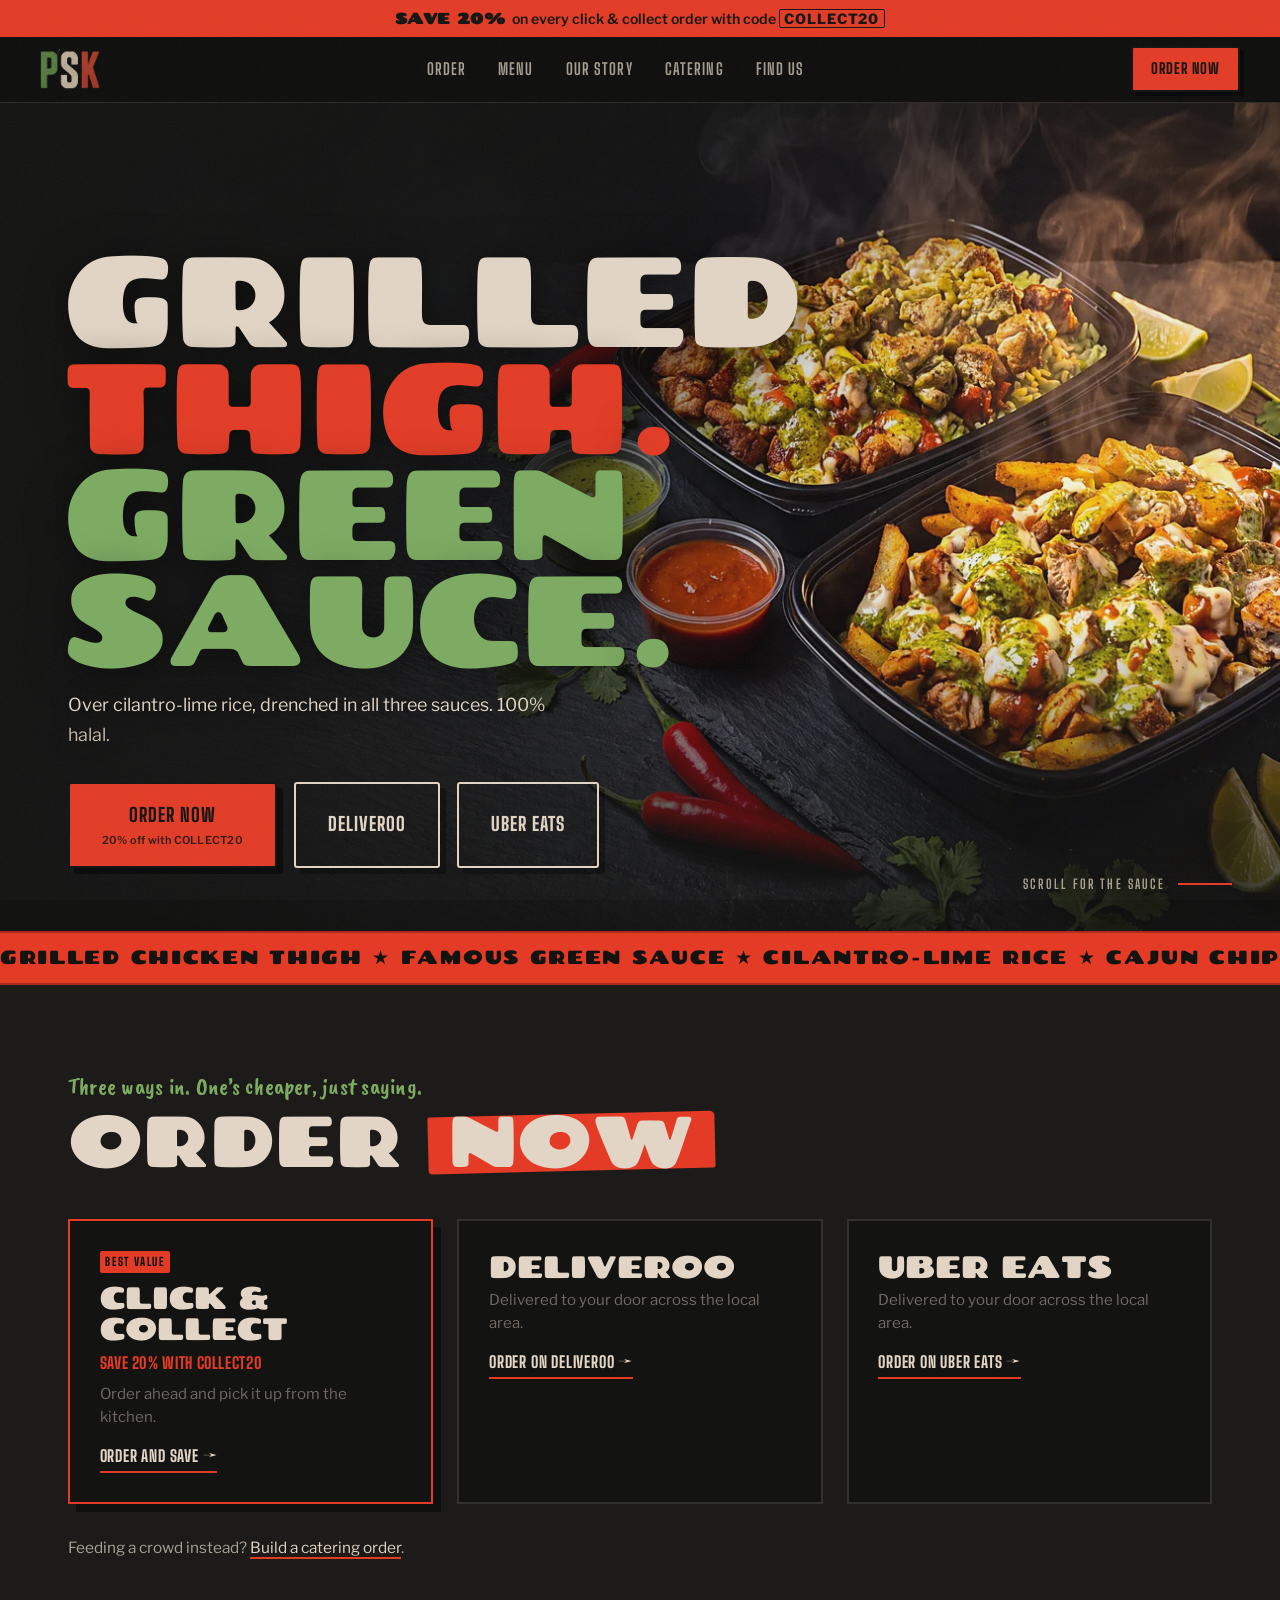
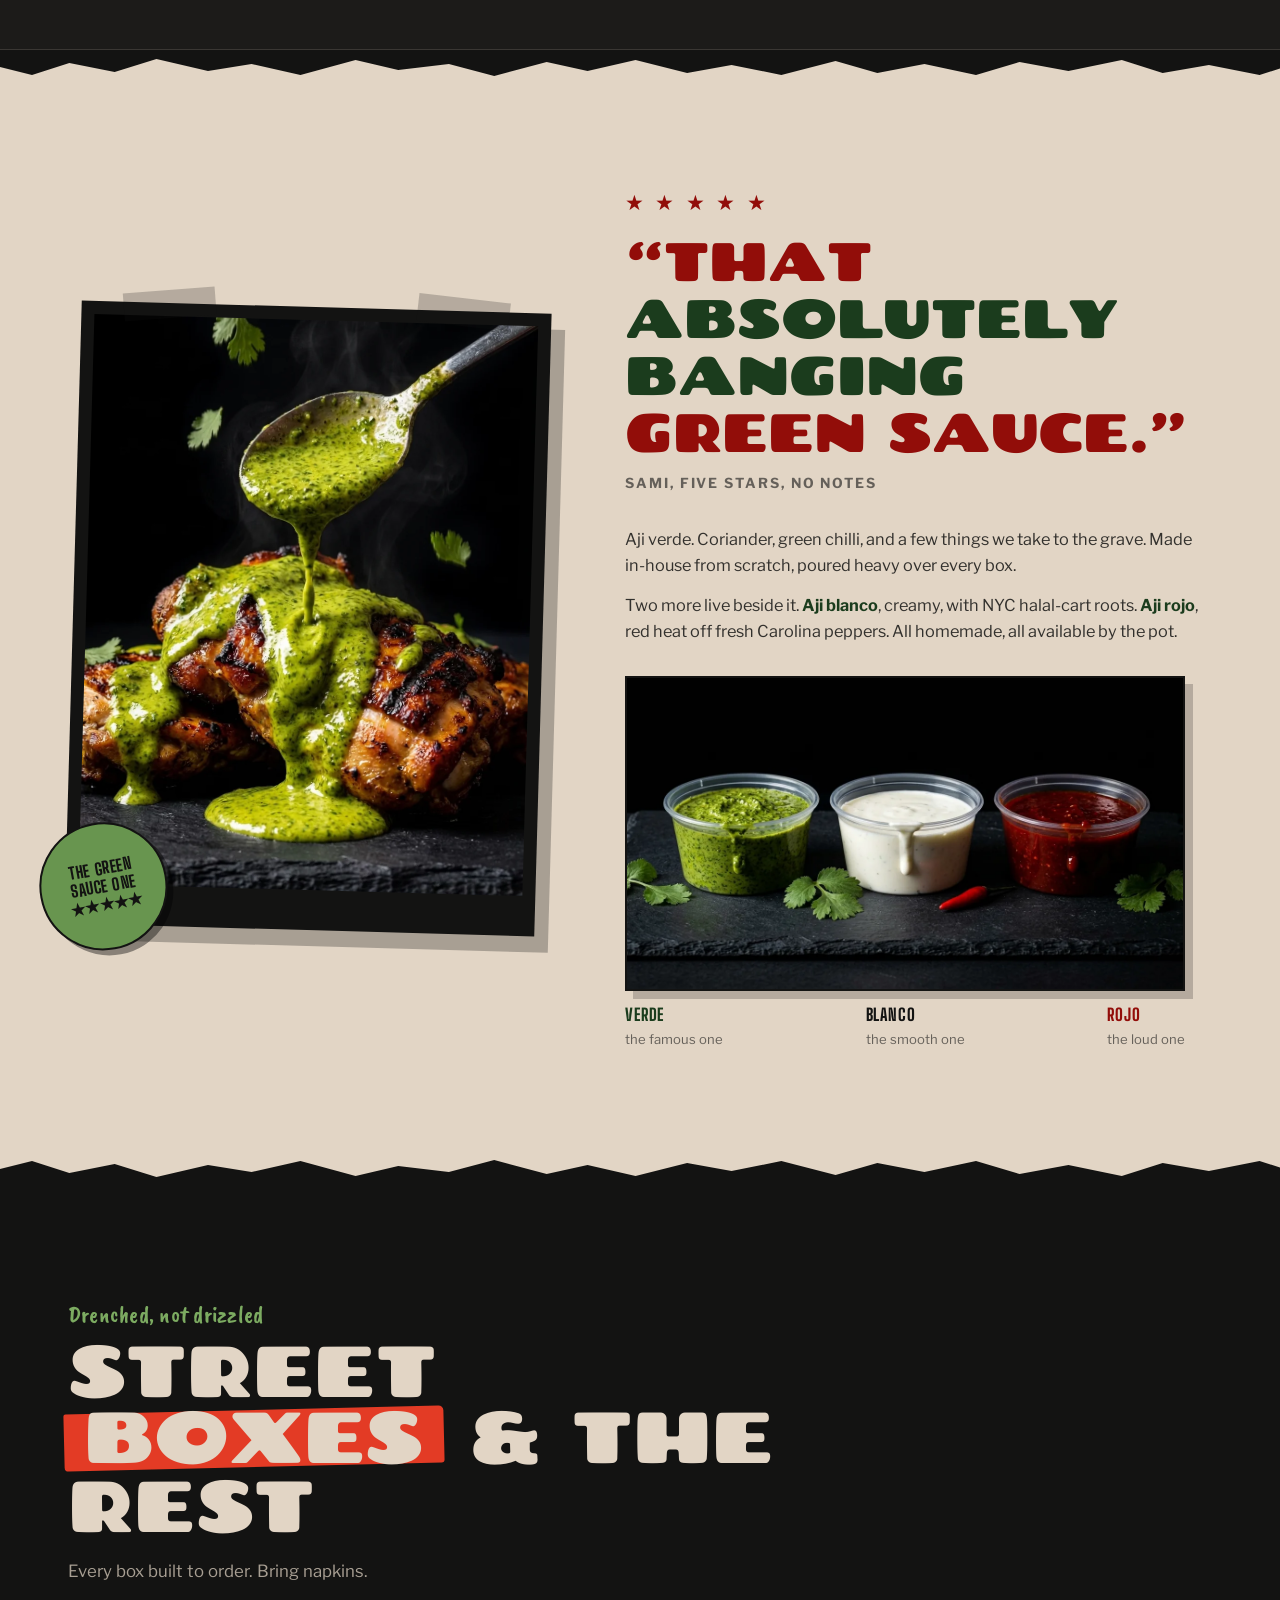
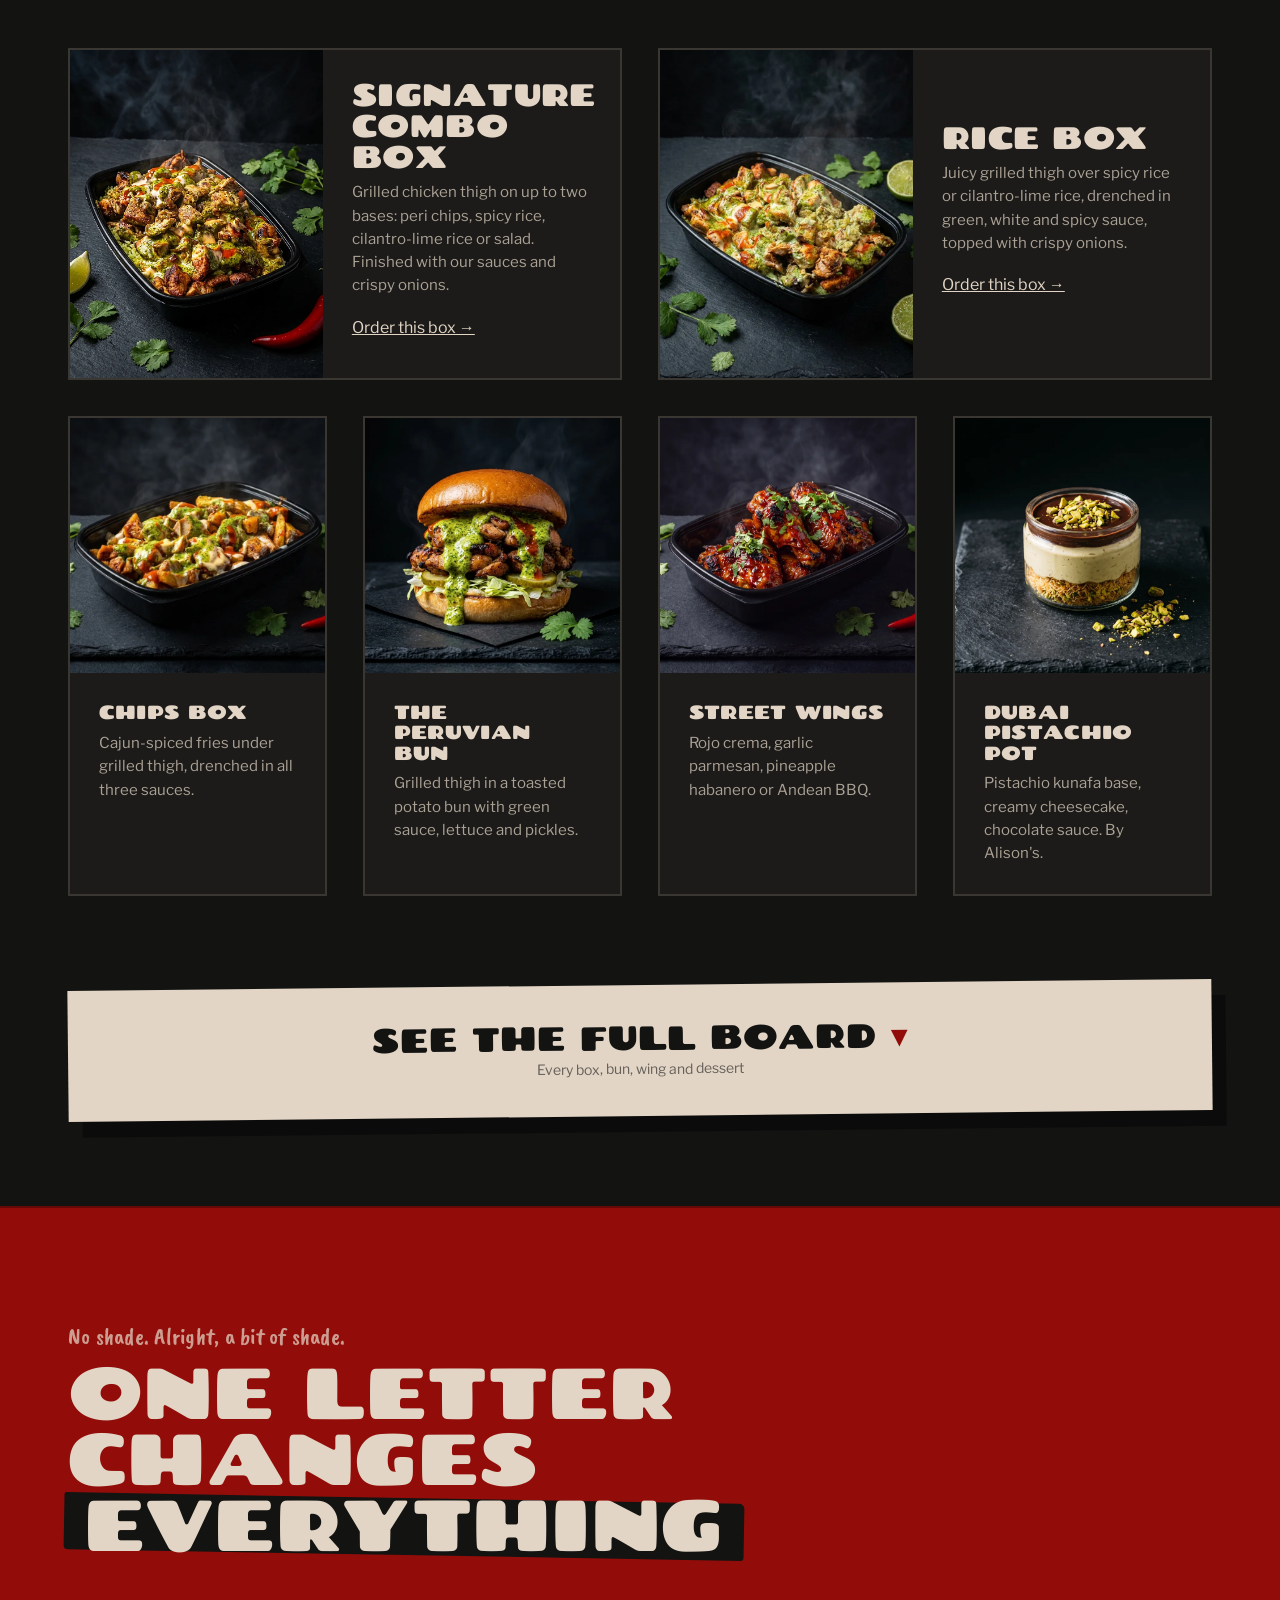
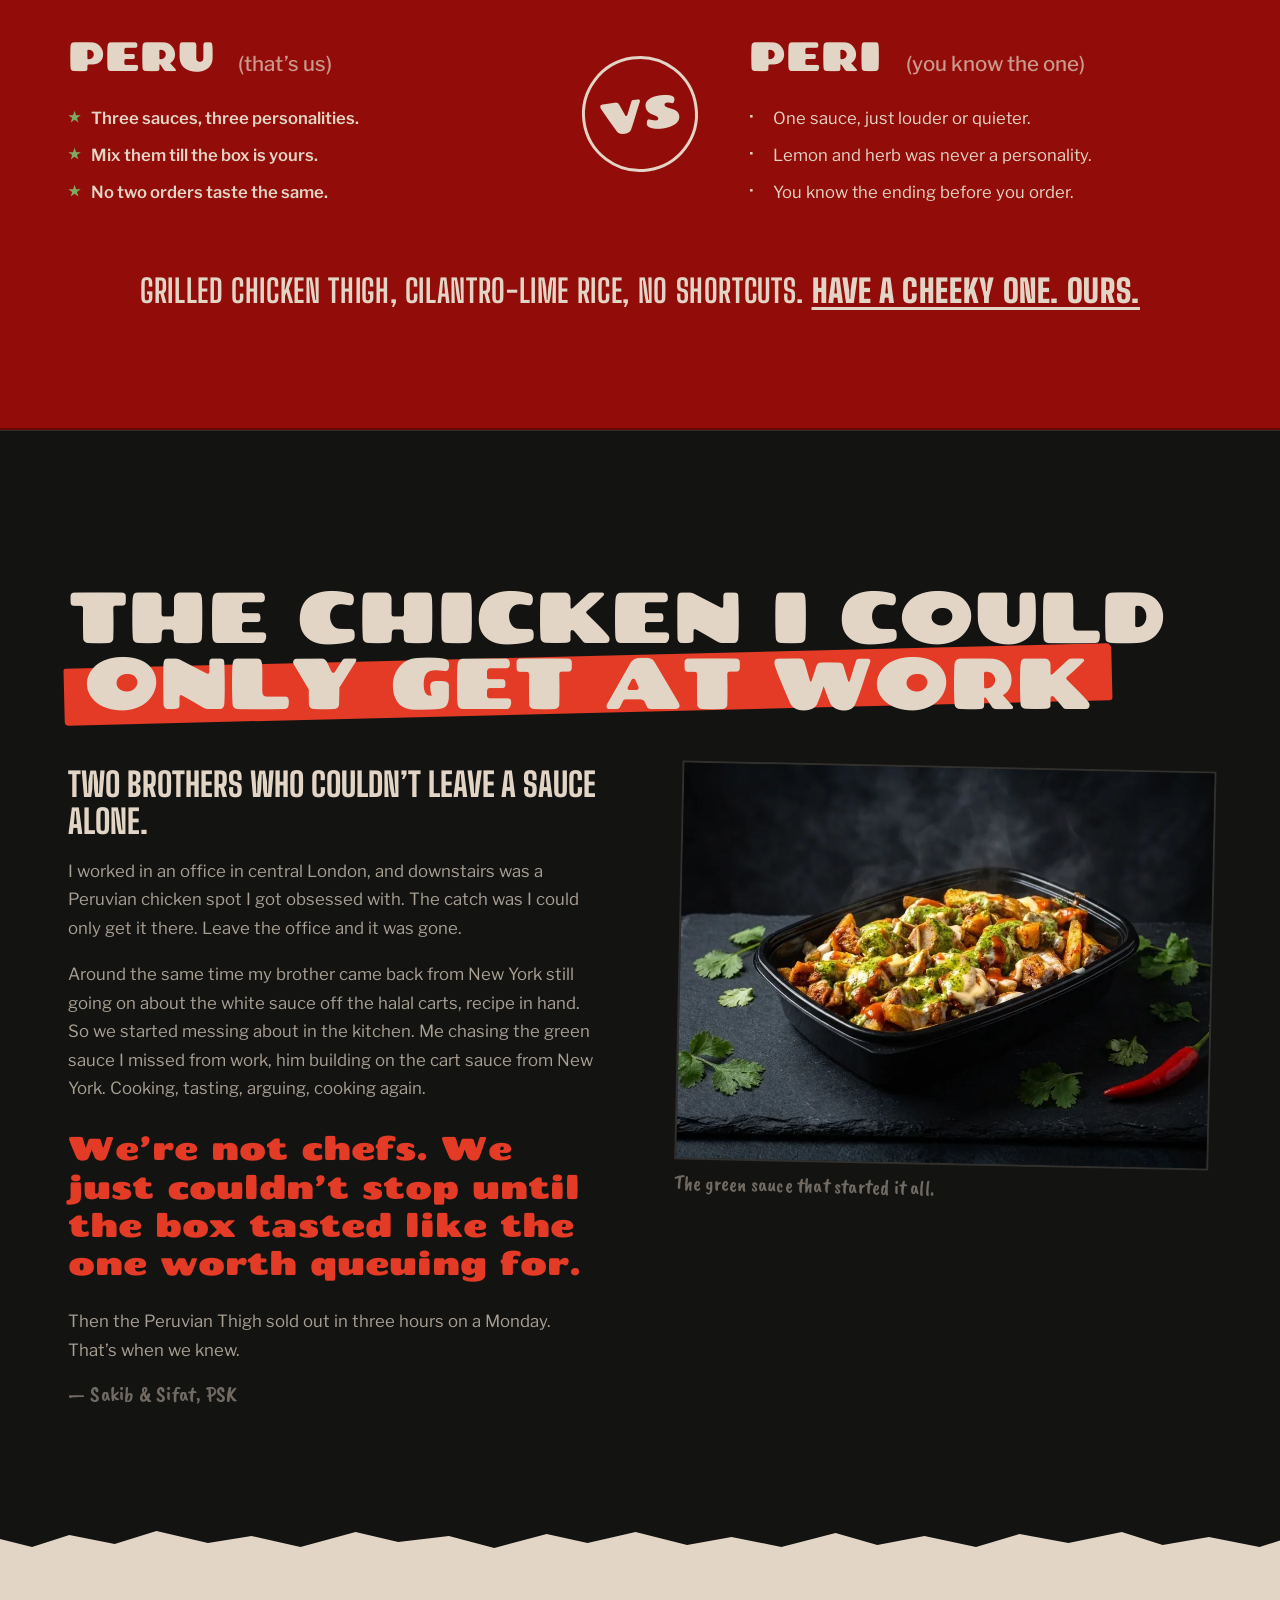
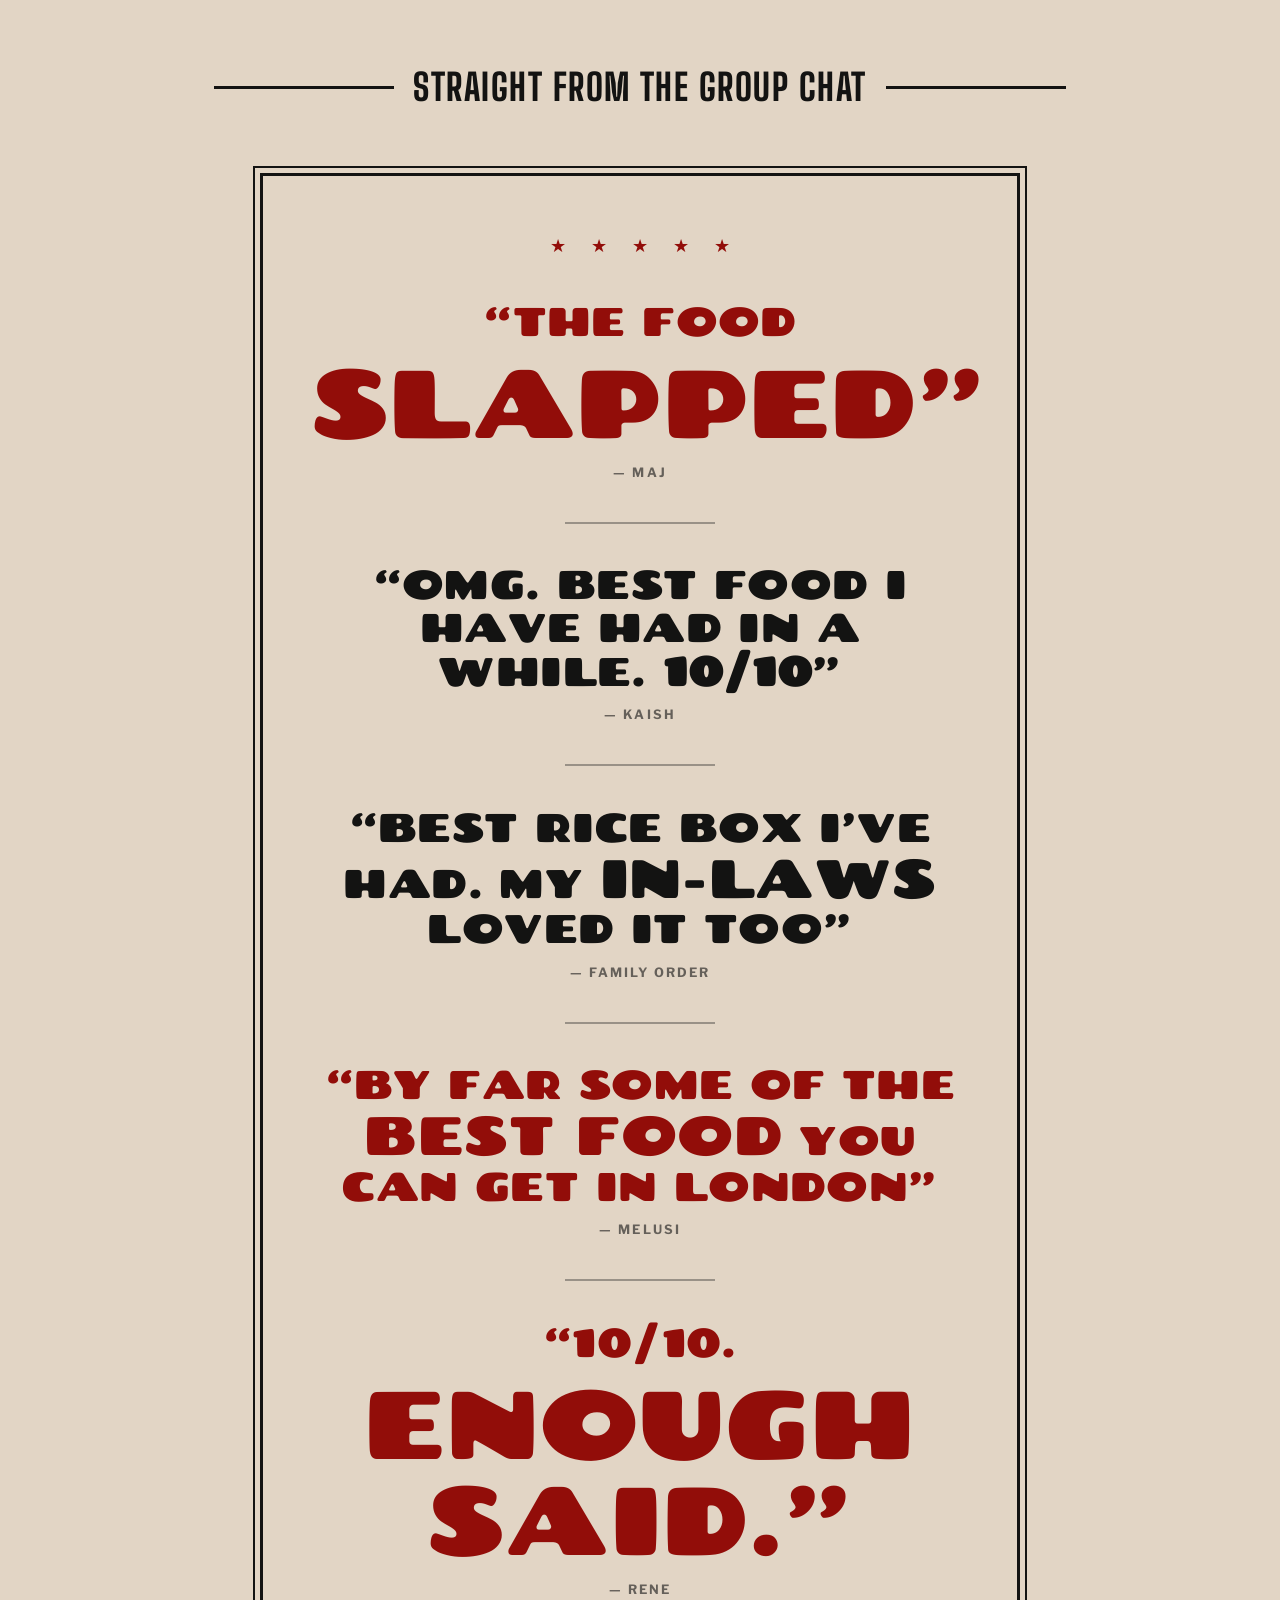
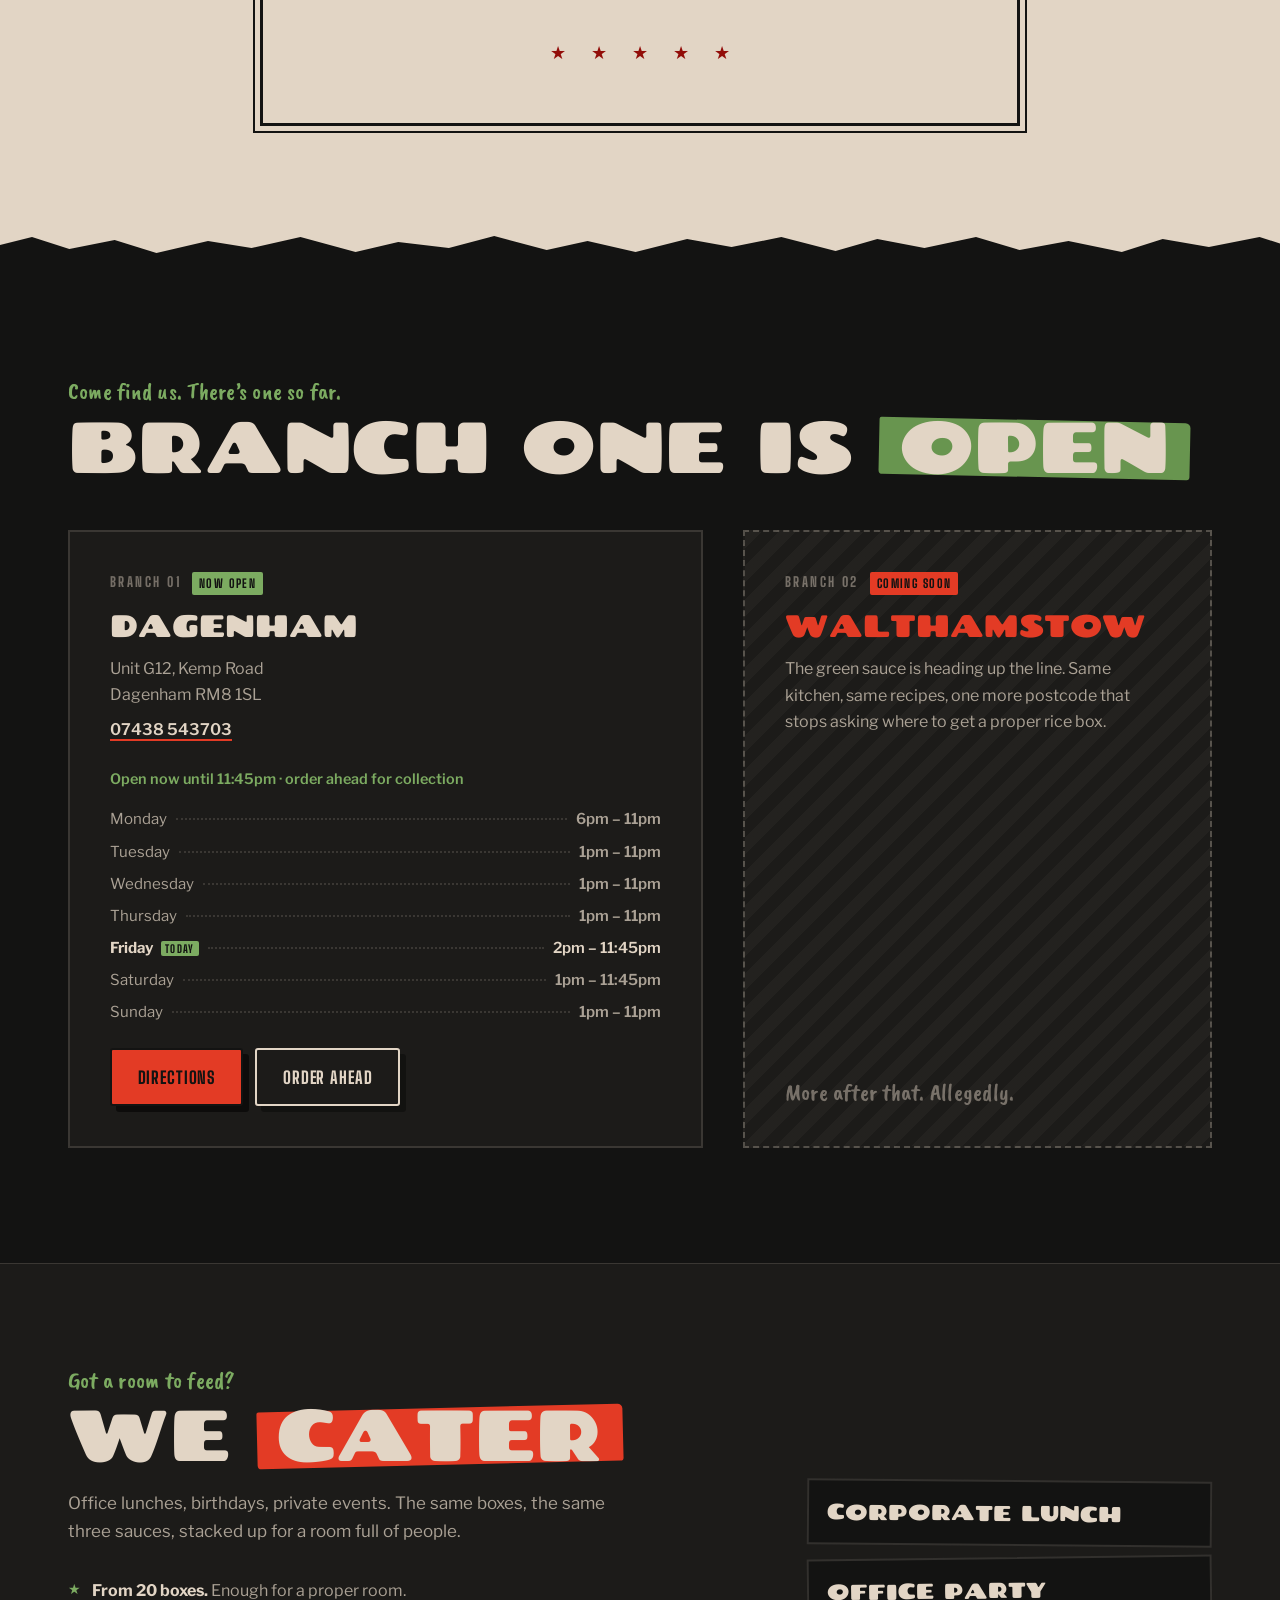
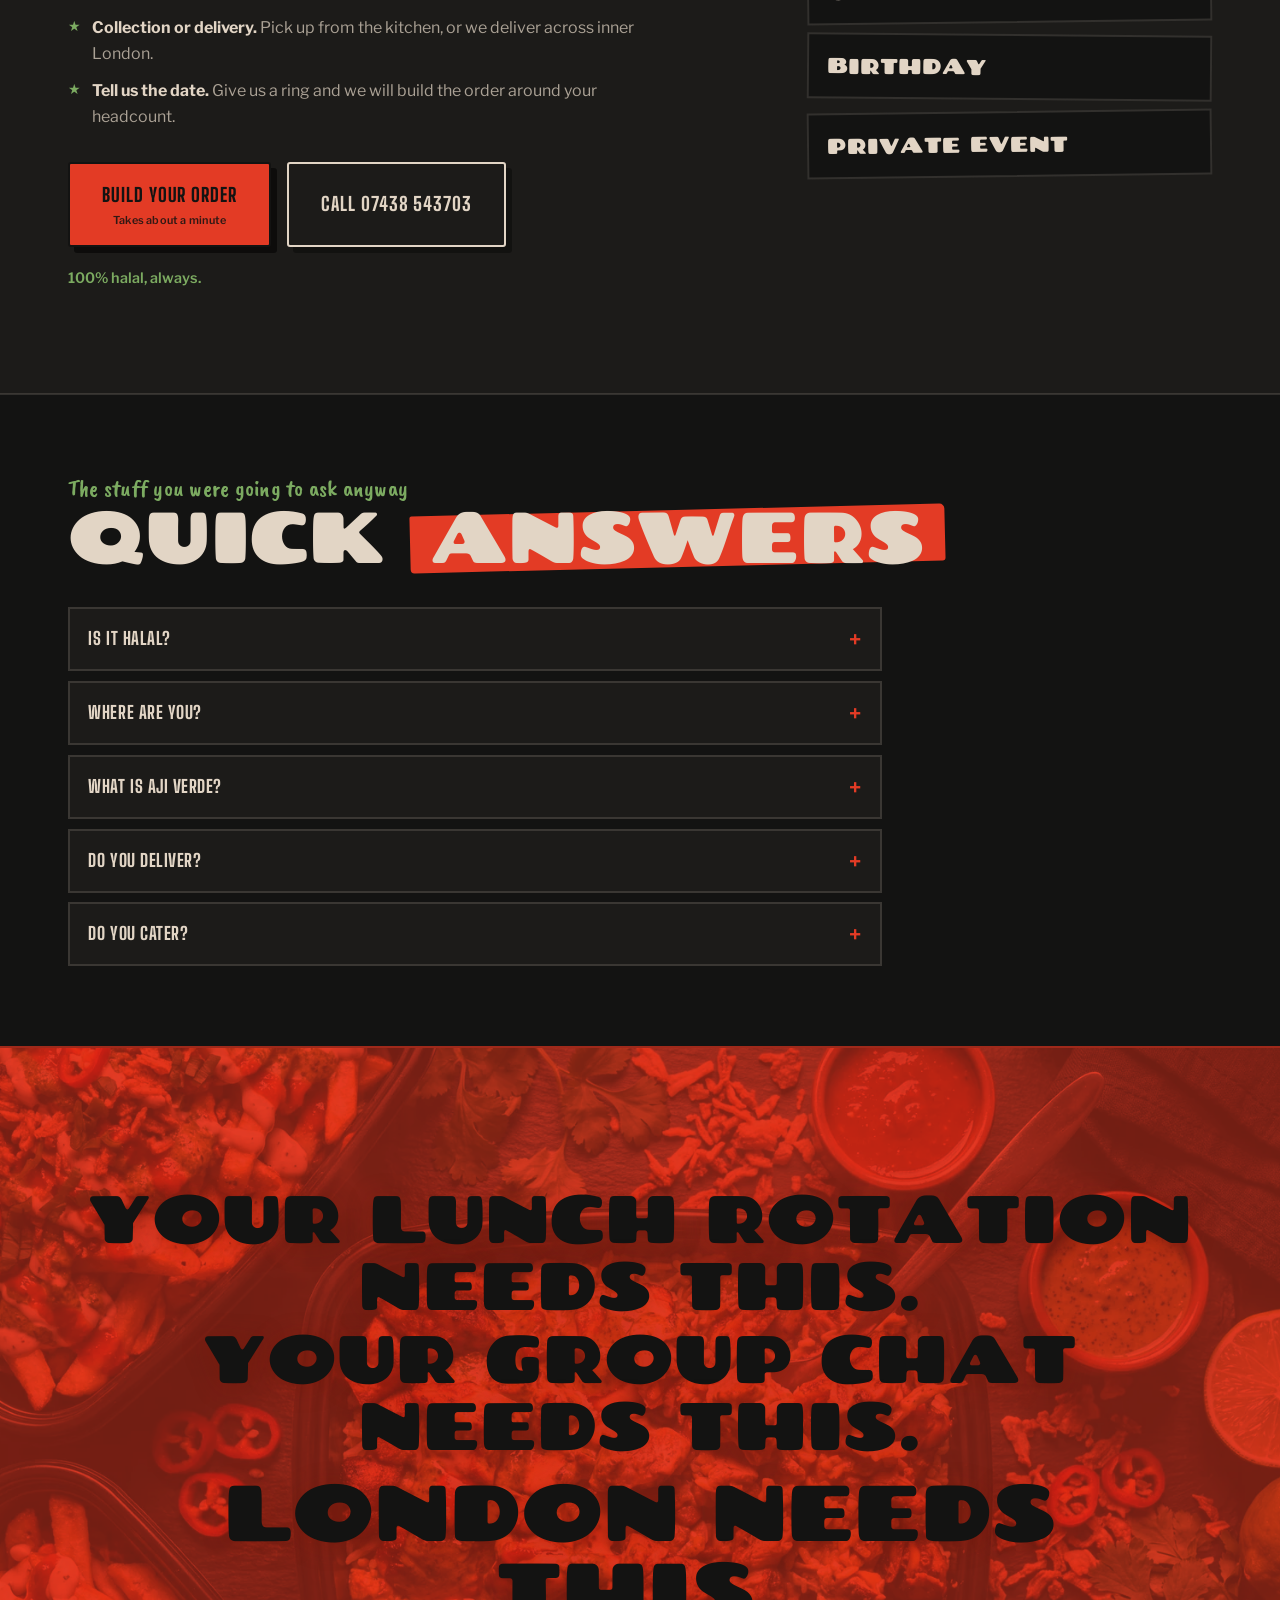
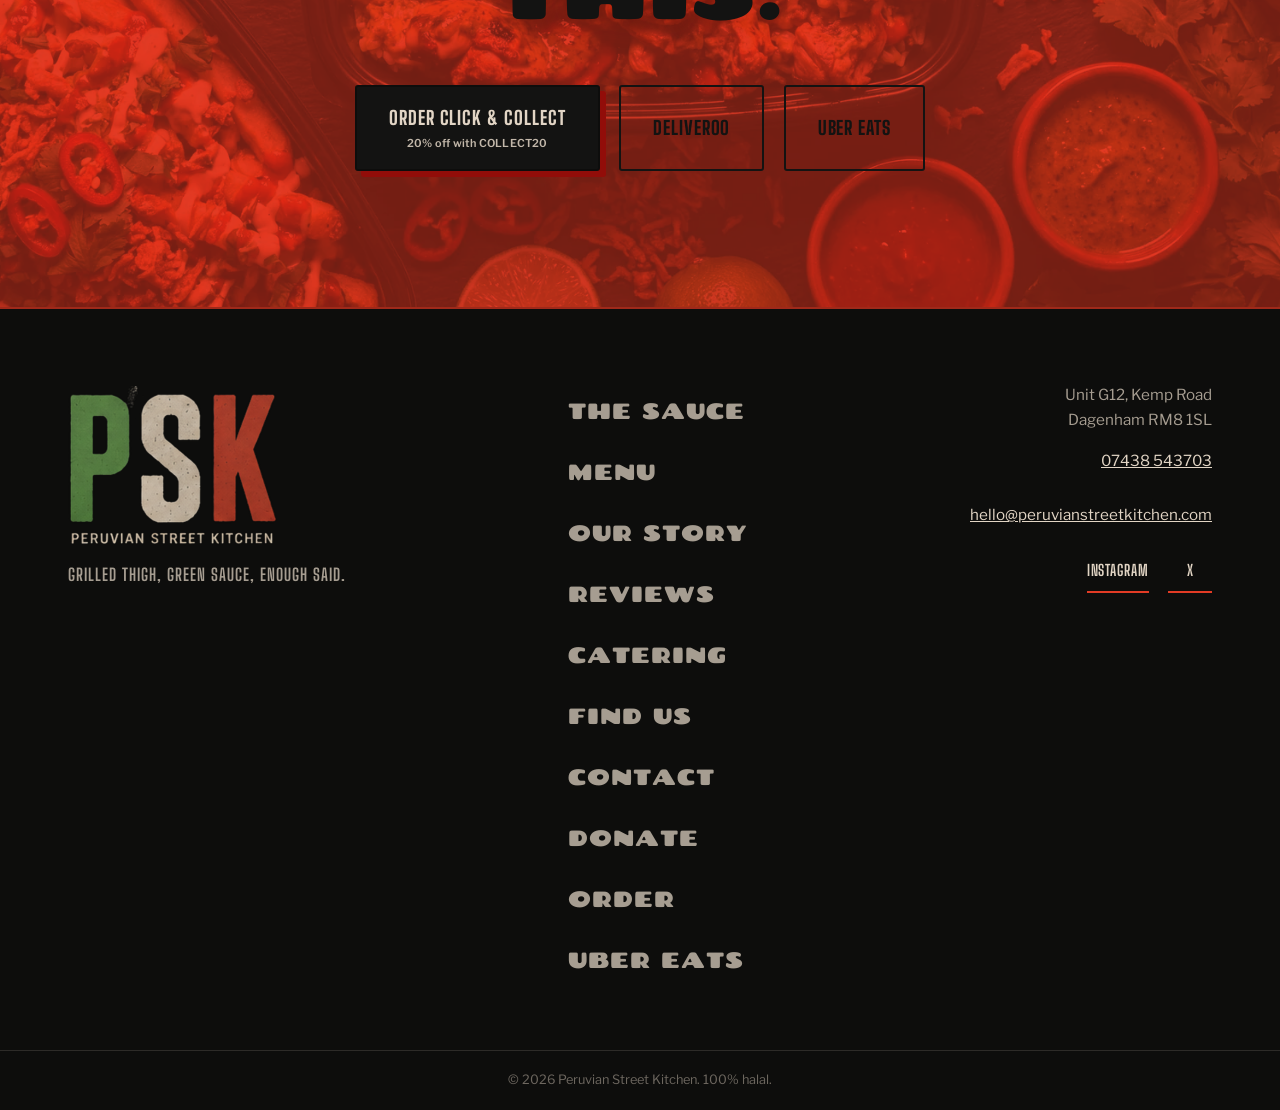
<file: site/index.html>
<!DOCTYPE html>
<html lang="en-GB">
<head>
<meta charset="UTF-8">
<meta name="viewport" content="width=device-width, initial-scale=1.0, viewport-fit=cover">
<title>Peruvian Street Kitchen | Halal Rice Boxes, Dagenham East London</title>
<meta name="description" content="Grilled halal chicken, cilantro-lime rice and the famous green sauce. Peruvian rice boxes, buns and wings in Dagenham, East London. Click &amp; collect 20% off with code COLLECT20.">
<link rel="canonical" href="https://peruvianstreetkitchen.com/">
<meta property="og:site_name" content="Peruvian Street Kitchen">
<meta property="og:locale" content="en_GB">
<meta property="og:type" content="website">
<meta property="og:title" content="Peruvian Street Kitchen | Halal Rice Boxes, Dagenham">
<meta property="og:description" content="Grilled halal chicken, cilantro-lime rice and that absolutely banging green sauce. Dagenham, East London.">
<meta property="og:url" content="https://peruvianstreetkitchen.com/">
<meta property="og:image" content="https://peruvianstreetkitchen.com/assets/img/og-v5.jpg">
<meta property="og:image:secure_url" content="https://peruvianstreetkitchen.com/assets/img/og-v5.jpg">
<meta property="og:image:type" content="image/jpeg">
<meta property="og:image:width" content="1200">
<meta property="og:image:height" content="630">
<meta property="og:image:alt" content="Peruvian Street Kitchen: grilled halal chicken thigh with green aji verde sauce.">
<meta name="twitter:card" content="summary_large_image">
<meta name="twitter:site" content="@PSK_UKI">
<meta name="twitter:title" content="Peruvian Street Kitchen | Halal Rice Boxes, Dagenham">
<meta name="twitter:description" content="Grilled halal chicken, cilantro-lime rice and that absolutely banging green sauce. Dagenham, East London.">
<meta name="twitter:image" content="https://peruvianstreetkitchen.com/assets/img/og-v5.jpg">
<meta name="theme-color" content="#131312">
<link rel="icon" type="image/png" sizes="48x48" href="assets/img/favicon-48.png">
<link rel="icon" type="image/png" sizes="192x192" href="assets/img/icon-192.png">
<link rel="apple-touch-icon" href="assets/img/icon-192.png">
<link rel="preconnect" href="https://fonts.googleapis.com">
<link rel="preconnect" href="https://fonts.gstatic.com" crossorigin>
<link href="https://fonts.googleapis.com/css2?family=Chango&family=Caveat+Brush&family=Big+Shoulders+Display:wght@600;700;800;900&family=Libre+Franklin:ital,wght@0,400;0,500;0,600;0,700;1,400&display=swap" rel="stylesheet">
<link rel="preload" as="image" href="assets/img/hero-wide.webp" imagesrcset="assets/img/hero-mobile.webp?v=37 768w, assets/img/hero-wide-sm.webp?v=37 1500w, assets/img/hero-wide.webp?v=37 2560w" imagesizes="100vw" fetchpriority="high">
<link rel="stylesheet" href="assets/css/style.css?v=37">
<script type="application/ld+json">
{
  "@context": "https://schema.org",
  "@graph": [
    {
      "@type": "Restaurant",
      "@id": "https://peruvianstreetkitchen.com/#restaurant",
      "name": "Peruvian Street Kitchen",
      "alternateName": "PSK",
      "description": "Peruvian Street Kitchen is a 100% halal Peruvian rice box takeaway in Dagenham, East London, serving grilled chicken thigh over cilantro-lime rice with three homemade sauces: aji verde, aji blanco and aji rojo.",
      "url": "https://peruvianstreetkitchen.com/",
      "image": "https://peruvianstreetkitchen.com/assets/img/og-v5.jpg",
      "servesCuisine": ["Peruvian", "Halal", "Chicken", "Rice boxes"],
      "priceRange": "££",
      "telephone": "+447438543703",
      "email": "hello@peruvianstreetkitchen.com",
      "currenciesAccepted": "GBP",
      "address": {
        "@type": "PostalAddress",
        "streetAddress": "Unit G12, Kemp Road",
        "addressLocality": "Dagenham",
        "addressRegion": "London",
        "postalCode": "RM8 1SL",
        "addressCountry": "GB"
      },
      "geo": {
        "@type": "GeoCoordinates",
        "latitude": 51.563981,
        "longitude": 0.133543
      },
      "areaServed": [
        {"@type": "Place", "name": "Dagenham"},
        {"@type": "Place", "name": "Chadwell Heath"},
        {"@type": "Place", "name": "Romford"},
        {"@type": "Place", "name": "Barking"},
        {"@type": "Place", "name": "East London"}
      ],
      "hasMenu": "https://order.toasttab.com/online/psk-online-ordering",
      "acceptsReservations": "False",
      "openingHoursSpecification": [
        {"@type": "OpeningHoursSpecification", "dayOfWeek": "Monday", "opens": "18:00", "closes": "23:00"},
        {"@type": "OpeningHoursSpecification", "dayOfWeek": ["Tuesday","Wednesday","Thursday"], "opens": "13:00", "closes": "23:00"},
        {"@type": "OpeningHoursSpecification", "dayOfWeek": "Friday", "opens": "14:00", "closes": "23:45"},
        {"@type": "OpeningHoursSpecification", "dayOfWeek": "Saturday", "opens": "13:00", "closes": "23:45"},
        {"@type": "OpeningHoursSpecification", "dayOfWeek": "Sunday", "opens": "13:00", "closes": "23:00"}
      ],
      "potentialAction": [
        {
          "@type": "OrderAction",
          "name": "Click and collect",
          "target": {
            "@type": "EntryPoint",
            "urlTemplate": "https://order.toasttab.com/online/psk-online-ordering",
            "actionPlatform": ["http://schema.org/DesktopWebPlatform", "http://schema.org/MobileWebPlatform"]
          },
          "deliveryMethod": "http://purl.org/goodrelations/v1#PickUp"
        },
        {
          "@type": "OrderAction",
          "name": "Delivery",
          "target": {
            "@type": "EntryPoint",
            "urlTemplate": "https://www.ubereats.com/gb/store/peruvian-street-kitchen-g12-chadwell-heath-industrial-park-kemp-road/pXbf_ZSdWNG_N_mCPJYeJg",
            "actionPlatform": ["http://schema.org/DesktopWebPlatform", "http://schema.org/MobileWebPlatform"]
          },
          "deliveryMethod": "http://purl.org/goodrelations/v1#DeliveryModeOwnFleet"
        }
      ],
      "sameAs": [
        "https://x.com/PSK_UKI",
        "https://www.instagram.com/peruvianstreetkitchen/",
        "https://www.ubereats.com/gb/store/peruvian-street-kitchen-g12-chadwell-heath-industrial-park-kemp-road/pXbf_ZSdWNG_N_mCPJYeJg",
        "https://deliveroo.co.uk/menu/london/chadwell-heath/peruvian-street-kitchen-chadwell-heath"
      ]
    },
    {
      "@type": "FAQPage",
      "@id": "https://peruvianstreetkitchen.com/#faq",
      "mainEntity": [
        {
          "@type": "Question",
          "name": "Is Peruvian Street Kitchen halal?",
          "acceptedAnswer": {"@type": "Answer", "text": "Yes. Peruvian Street Kitchen is 100% halal. Every dish on the menu is halal, always."}
        },
        {
          "@type": "Question",
          "name": "Where is Peruvian Street Kitchen?",
          "acceptedAnswer": {"@type": "Answer", "text": "Unit G12, Kemp Road, Dagenham RM8 1SL, on the Chadwell Heath side just off the High Road. A second branch in Walthamstow is coming soon."}
        },
        {
          "@type": "Question",
          "name": "What is aji verde?",
          "acceptedAnswer": {"@type": "Answer", "text": "Aji verde is the famous Peruvian green sauce: coriander and green chilli, made in-house from scratch. It is poured over every box. Two more sauces sit beside it, aji blanco, a creamy white sauce with New York halal-cart roots, and aji rojo, a red sauce built on fresh Carolina peppers."}
        },
        {
          "@type": "Question",
          "name": "Does Peruvian Street Kitchen deliver?",
          "acceptedAnswer": {"@type": "Answer", "text": "Yes. You can order delivery through Uber Eats or Deliveroo. Ordering direct for click and collect is cheaper, with 20% off using the code COLLECT20."}
        },
        {
          "@type": "Question",
          "name": "How do I get 20% off at Peruvian Street Kitchen?",
          "acceptedAnswer": {"@type": "Answer", "text": "Use the code COLLECT20 on any click and collect order placed direct. It takes 20% off every order."}
        },
        {
          "@type": "Question",
          "name": "Does Peruvian Street Kitchen do catering?",
          "acceptedAnswer": {"@type": "Answer", "text": "Yes, for office lunches, birthdays and private events, from 20 boxes upwards. Collect from the Dagenham kitchen or have it delivered across inner London. Build an order at peruvianstreetkitchen.com/catering."}
        },
        {
          "@type": "Question",
          "name": "What are Peruvian Street Kitchen's opening hours?",
          "acceptedAnswer": {"@type": "Answer", "text": "Monday 6pm to 11pm. Tuesday to Thursday 1pm to 11pm. Friday 2pm to 11:45pm. Saturday 1pm to 11:45pm. Sunday 1pm to 11pm."}
        }
      ]
    }
  ]
}
</script>
</head>
<body>
<a class="skip-link" href="#menu">Skip to menu</a>

<div class="topbar">
<div class="offer-bar" role="note">
  <p><span class="offer-big">Save 20%</span> on every click &amp; collect order with code <strong>COLLECT20</strong></p>
</div>

<header class="site-header">
  <a class="brand" href="#top" aria-label="Peruvian Street Kitchen home">
    <img src="assets/img/logo-mark-sm.png" alt="PSK" width="145" height="96">
  </a>
  <nav class="main-nav" aria-label="Main">
    <a href="#order">Order</a>
    <a href="#menu">Menu</a>
    <a href="#story">Our Story</a>
    <a href="#catering">Catering</a>
    <a href="#find-us">Find Us</a>
  </nav>
  <div class="header-actions">
    <a class="btn btn-flame btn-sm" href="https://order.toasttab.com/online/psk-online-ordering" target="_blank" rel="noopener">Order Now</a>
    <button class="nav-toggle" aria-expanded="false" aria-controls="mobile-menu" aria-label="Open menu">
      <span></span><span></span><span></span>
    </button>
  </div>
</header>
</div>

<div class="mobile-menu" id="mobile-menu" hidden>
  <nav aria-label="Mobile">
    <a href="#order">Order</a>
    <a href="#menu">Menu</a>
    <a href="#story">Our Story</a>
    <a href="#reviews">Reviews</a>
    <a href="#catering">Catering</a>
    <a href="#find-us">Find Us</a>
  </nav>
  <div class="mobile-menu-cta">
    <a class="btn btn-flame" href="https://order.toasttab.com/online/psk-online-ordering" target="_blank" rel="noopener">Click &amp; Collect, 20% off</a>
    <a class="btn btn-ghost" href="https://deliveroo.co.uk/menu/london/chadwell-heath/peruvian-street-kitchen-chadwell-heath" target="_blank" rel="noopener">Deliveroo</a>
    <a class="btn btn-ghost" href="https://www.ubereats.com/gb/store/peruvian-street-kitchen-g12-chadwell-heath-industrial-park-kemp-road/pXbf_ZSdWNG_N_mCPJYeJg" target="_blank" rel="noopener">Uber Eats</a>
  </div>
  <p class="mobile-menu-foot">Unit G12, Kemp Rd, Dagenham RM8 1SL · <a href="tel:+447438543703">07438 543703</a></p>
</div>

<main id="top">

  <!-- ============ HERO ============ -->
  <section class="hero" aria-labelledby="hero-title">
    <picture class="hero-bg">
      <source media="(max-width: 700px)" srcset="assets/img/hero-mobile.webp?v=37">
      <source media="(max-width: 1300px)" srcset="assets/img/hero-wide-sm.webp?v=37">
      <img src="assets/img/hero-wide.webp?v=37" alt="Peruvian Street Kitchen spread: a rice box and loaded Cajun fries drenched in green aji verde sauce, with sauce pots, chillies and lime on dark slate" width="2560" height="1429" fetchpriority="high">
    </picture>
    <div class="hero-smoke" aria-hidden="true"></div>
    <div class="hero-scrim" aria-hidden="true"></div>

    <div class="hero-inner">
      <div class="hero-copy">
        <h1 id="hero-title" class="hero-title">
          <span class="line line-1"><span class="w">Grilled</span> <span class="w w-flame">thigh<span class="full-stop">.</span></span></span>
          <span class="line line-2"><span class="w w-leaf">Green</span> <span class="w w-leaf">sauce<span class="full-stop-leaf">.</span></span></span>
        </h1>
        <p class="hero-sub">Over cilantro-lime rice, drenched in all three sauces. 100% halal.</p>
        <div class="hero-cta">
          <a class="btn btn-flame btn-lg" href="https://order.toasttab.com/online/psk-online-ordering" target="_blank" rel="noopener">Order now<span class="btn-note">20% off with COLLECT20</span></a>
          <a class="btn btn-ghost btn-lg" href="https://deliveroo.co.uk/menu/london/chadwell-heath/peruvian-street-kitchen-chadwell-heath" target="_blank" rel="noopener">Deliveroo</a>
          <a class="btn btn-ghost btn-lg" href="https://www.ubereats.com/gb/store/peruvian-street-kitchen-g12-chadwell-heath-industrial-park-kemp-road/pXbf_ZSdWNG_N_mCPJYeJg" target="_blank" rel="noopener">Uber Eats</a>
        </div>
      </div>
    </div>

    <p class="hero-scroll" aria-hidden="true"><span>Scroll for the sauce</span></p>
  </section>

  <!-- ============ MARQUEE ============ -->
  <div class="marquee marquee-flame" aria-hidden="true">
    <div class="marquee-track">
      <span>Grilled chicken thigh ★ Famous green sauce ★ Cilantro-lime rice ★ Cajun chips ★ 100% halal ★ Dagenham now open ★ Walthamstow coming soon ★ </span><span>Grilled chicken thigh ★ Famous green sauce ★ Cilantro-lime rice ★ Cajun chips ★ 100% halal ★ Dagenham now open ★ Walthamstow coming soon ★ </span>
    </div>
  </div>

  <!-- ============ WAYS TO ORDER ============ -->
  <section class="ways" id="order" aria-labelledby="ways-title">
    <div class="section-inner">
      <div class="ways-head">
        <p class="hand reveal">Three ways in. One&rsquo;s cheaper, just saying.</p>
        <h2 id="ways-title" class="display-xl reveal">Order <span class="mark">now</span></h2>
      </div>
      <div class="ways-grid">
        <a class="way way-best reveal" href="https://order.toasttab.com/online/psk-online-ordering" target="_blank" rel="noopener">
          <span class="way-flag">Best value</span>
          <strong class="way-name">Click &amp; Collect</strong>
          <span class="way-save">Save 20% with COLLECT20</span>
          <span class="way-note">Order ahead and pick it up from the kitchen.</span>
          <span class="way-go">Order and save &rarr;</span>
        </a>
        <a class="way reveal" href="https://deliveroo.co.uk/menu/london/chadwell-heath/peruvian-street-kitchen-chadwell-heath" target="_blank" rel="noopener">
          <strong class="way-name">Deliveroo</strong>
          <span class="way-note">Delivered to your door across the local area.</span>
          <span class="way-go">Order on Deliveroo &rarr;</span>
        </a>
        <a class="way reveal" href="https://www.ubereats.com/gb/store/peruvian-street-kitchen-g12-chadwell-heath-industrial-park-kemp-road/pXbf_ZSdWNG_N_mCPJYeJg" target="_blank" rel="noopener">
          <strong class="way-name">Uber Eats</strong>
          <span class="way-note">Delivered to your door across the local area.</span>
          <span class="way-go">Order on Uber Eats &rarr;</span>
        </a>
      </div>
      <p class="ways-foot reveal">Feeding a crowd instead? <a href="/catering/">Build a catering order</a>.</p>
    </div>
  </section>

  <!-- ============ GREEN SAUCE ============ -->
  <section class="sauce section-stone" id="sauce" aria-labelledby="sauce-title">
    <svg class="torn torn-top" viewBox="0 0 1440 32" preserveAspectRatio="none" aria-hidden="true"><path d="M0 32V14l36 8 42-12 51 9 47-13 58 12 49-7 55 11 62-15 48 10 57-6 51 12 59-14 46 9 54-11 58 13 50-8 56 10 61-14 47 12 53-9 58 11 49-13 55 9 60-11 46 13 52-8 57 10 43-12V32Z"/></svg>
    <div class="section-inner sauce-grid">
      <figure class="sauce-photo print-frame frame-ink tilt-r reveal">
        <span class="tape tape-l" aria-hidden="true"></span>
        <span class="tape tape-r" aria-hidden="true"></span>
        <img src="assets/img/sauce-pour.webp" alt="Aji verde green sauce pouring from a spoon over grilled chicken" width="912" height="1170" loading="lazy">
        <span class="sticker" aria-hidden="true">The green<br>sauce one<br>★★★★★</span>
      </figure>
      <div class="sauce-copy">
        <p class="playbill-stars reveal" aria-hidden="true">★★★★★</p>
        <h2 id="sauce-title" class="playbill-quote reveal">&ldquo;That <em>absolutely banging</em> green&nbsp;sauce.&rdquo;</h2>
        <p class="playbill-cite reveal">Sami, five stars, no notes</p>
        <div class="sauce-body reveal">
          <p>Aji verde. Coriander, green chilli, and a few things we take to the grave. Made in-house from scratch, poured heavy over every box.</p>
          <p>Two more live beside it. <strong>Aji blanco</strong>, creamy, with NYC halal-cart roots. <strong>Aji rojo</strong>, red heat off fresh Carolina peppers. All homemade, all available by the pot.</p>
        </div>
        <figure class="sauce-trio reveal">
          <img src="assets/img/sauce-trio.webp" alt="Three sauce pots: green aji verde, creamy white aji blanco, red aji rojo" width="1200" height="670" loading="lazy">
          <figcaption>
            <span><strong>Verde</strong> the famous one</span>
            <span><strong>Blanco</strong> the smooth one</span>
            <span><strong>Rojo</strong> the loud one</span>
          </figcaption>
        </figure>
      </div>
    </div>
    <svg class="torn torn-bottom" viewBox="0 0 1440 32" preserveAspectRatio="none" aria-hidden="true"><path d="M0 0v18l36-8 42 12 51-9 47 13 58-12 49 7 55-11 62 15 48-10 57 6 51-12 59 14 46-9 54 11 58-13 50 8 56-10 61 14 47-12 53 9 58-11 49 13 55-9 60 11 46-13 52 8 57-10 43 12V0Z"/></svg>
  </section>

  <!-- ============ MENU ============ -->
  <section class="menu" id="menu" aria-labelledby="menu-title">
    <div class="section-inner">
      <div class="menu-head reveal">
        <p class="hand">Drenched, not drizzled</p>
        <h2 id="menu-title" class="display-xl">Street <span class="mark">boxes</span> &amp; the rest</h2>
        <p class="menu-head-sub">Every box built to order. Bring napkins.</p>
      </div>

      <div class="menu-featured">
        <article class="dish dish-wide reveal">
          <figure><img src="assets/img/hero-box.webp" alt="Signature combo box" width="912" height="1170" loading="lazy"></figure>
          <div class="dish-info">
            <h3>Signature Combo Box</h3>
            <p>Grilled chicken thigh on up to two bases: peri chips, spicy rice, cilantro-lime rice or salad. Finished with our sauces and crispy onions.</p>
            <a class="dish-order" href="https://order.toasttab.com/online/psk-online-ordering" target="_blank" rel="noopener">Order this box &rarr;</a>
          </div>
        </article>
        <article class="dish dish-wide reveal">
          <figure><img src="assets/img/rice-box.webp" alt="Rice box" width="820" height="1038" loading="lazy"></figure>
          <div class="dish-info">
            <h3>Rice Box</h3>
            <p>Juicy grilled thigh over spicy rice or cilantro-lime rice, drenched in green, white and spicy sauce, topped with crispy onions.</p>
            <a class="dish-order" href="https://order.toasttab.com/online/psk-online-ordering" target="_blank" rel="noopener">Order this box &rarr;</a>
          </div>
        </article>
      </div>

      <div class="menu-quad">
        <article class="dish reveal">
          <figure><img src="assets/img/chips-box.webp" alt="Chips box with cajun fries" width="900" height="672" loading="lazy"></figure>
          <div class="dish-info">
            <h3>Chips Box</h3>
            <p>Cajun-spiced fries under grilled thigh, drenched in all three sauces.</p>
          </div>
        </article>
        <article class="dish reveal">
          <figure><img src="assets/img/bun.webp" alt="The Peruvian bun" width="820" height="820" loading="lazy"></figure>
          <div class="dish-info">
            <h3>The Peruvian Bun</h3>
            <p>Grilled thigh in a toasted potato bun with green sauce, lettuce and pickles.</p>
          </div>
        </article>
        <article class="dish reveal">
          <figure><img src="assets/img/wings.webp" alt="Rojo crema glazed wings" width="820" height="820" loading="lazy"></figure>
          <div class="dish-info">
            <h3>Street Wings</h3>
            <p>Rojo crema, garlic parmesan, pineapple habanero or Andean BBQ.</p>
          </div>
        </article>
        <article class="dish reveal">
          <figure><img src="assets/img/dessert.webp" alt="Dubai pistachio cheesecake pot" width="820" height="820" loading="lazy"></figure>
          <div class="dish-info">
            <h3>Dubai Pistachio Pot</h3>
            <p>Pistachio kunafa base, creamy cheesecake, chocolate sauce. By Alison's.</p>
          </div>
        </article>
      </div>

      <!-- Full menu board -->
      <details class="menu-board reveal">
        <summary class="board-summary">
          <span class="board-summary-text">See the full board</span>
          <span class="board-summary-note">Every box, bun, wing and dessert</span>
        </summary>
        <svg class="torn torn-top" viewBox="0 0 1440 32" preserveAspectRatio="none" aria-hidden="true"><path d="M0 32V14l36 8 42-12 51 9 47-13 58 12 49-7 55 11 62-15 48 10 57-6 51 12 59-14 46 9 54-11 58 13 50-8 56 10 61-14 47 12 53-9 58 11 49-13 55 9 60-11 46 13 52-8 57 10 43-12V32Z"/></svg>
        <h3 class="board-title">The full board</h3>
        <div class="board-cols">
          <div class="board-group">
            <h4>Street Boxes</h4>
            <ul>
              <li><span>Signature Combo Box</span></li>
              <li><span>Rice Box</span></li>
              <li><span>Chips Box</span></li>
              <li><span>Salad Box <small>healthy-ish</small></span></li>
            </ul>
            <h4>Street Buns</h4>
            <ul>
              <li><span>The Peruvian Bun</span></li>
            </ul>
            <h4>Street Sauces</h4>
            <ul>
              <li><span>Famous Green Sauce</span></li>
              <li><span>Creamy Cart Sauce</span></li>
              <li><span>Red Heat Sauce</span></li>
            </ul>
          </div>
          <div class="board-group">
            <h4>Street Sides <small>4pc wings</small></h4>
            <ul>
              <li><span>Rojo Crema Wings</span></li>
              <li><span>Garlic Parmesan Wings</span></li>
              <li><span>Pineapple Habanero Wings</span></li>
              <li><span>Andean BBQ Wings</span></li>
            </ul>
            <h4>Street Treats</h4>
            <ul>
              <li><span>Dubai Pistachio Cheesecake Pot</span></li>
              <li><span>Sticky Toffee Pudding</span></li>
              <li><span>Viral Matilda Cake</span></li>
              <li><span>Milkcakes <small>Nutella / Kinder / Ferrero / Oreo</small></span></li>
            </ul>
            <h4>Softs</h4>
            <ul>
              <li><span>Ice range <small>8 flavours</small></span></li>
            </ul>
          </div>
        </div>
        <p class="board-foot">Everything made in-house from scratch. Recipes you will not find anywhere else.</p>
        <svg class="torn torn-bottom" viewBox="0 0 1440 32" preserveAspectRatio="none" aria-hidden="true"><path d="M0 0v18l36-8 42 12 51-9 47 13 58-12 49 7 55-11 62 15 48-10 57 6 51-12 59 14 46-9 54 11 58-13 50 8 56-10 61 14 47-12 53 9 58-11 49 13 55-9 60 11 46-13 52 8 57-10 43 12V0Z"/></svg>
      </details>
    </div>
  </section>

  <!-- ============ PERU VS PERI ============ -->
  <section class="versus" aria-labelledby="versus-title">
    <div class="section-inner">
      <p class="hand versus-hand reveal">No shade. Alright, a bit of shade.</p>
      <h2 id="versus-title" class="display-xl tx-stone reveal">One letter changes <span class="mark mark-ink">everything</span></h2>
      <div class="versus-grid">
        <div class="versus-col versus-us reveal">
          <h3>Peru <small>(that&rsquo;s us)</small></h3>
          <ul>
            <li>Three sauces, three personalities.</li>
            <li>Mix them till the box is yours.</li>
            <li>No two orders taste the same.</li>
          </ul>
        </div>
        <div class="versus-vs" aria-hidden="true">vs</div>
        <div class="versus-col versus-them reveal">
          <h3>Peri <small>(you know the one)</small></h3>
          <ul>
            <li>One sauce, just louder or quieter.</li>
            <li>Lemon and herb was never a personality.</li>
            <li>You know the ending before you order.</li>
          </ul>
        </div>
      </div>
      <p class="versus-verdict reveal">Grilled chicken thigh, cilantro-lime rice, no shortcuts. <strong>Have a cheeky one. Ours.</strong></p>
    </div>
  </section>

  <!-- ============ STORY ============ -->
  <section class="story" id="story" aria-labelledby="story-title">
    <div class="section-inner story-grid">
      <div class="story-lead">
        <p class="hand reveal">Two brothers and a sauce obsession</p>
        <h2 id="story-title" class="display-xl reveal">The chicken I could <span class="mark">only get at work</span></h2>
      </div>

      <div class="story-body">
        <p class="story-drop reveal">Two brothers who couldn&rsquo;t leave a sauce alone.</p>
        <p class="reveal">I worked in an office in central London, and downstairs was a Peruvian chicken spot I got obsessed with. The catch was I could only get it there. Leave the office and it was gone.</p>
        <p class="reveal">Around the same time my brother came back from New York still going on about the white sauce off the halal carts, recipe in hand. So we started messing about in the kitchen. Me chasing the green sauce I missed from work, him building on the cart sauce from New York. Cooking, tasting, arguing, cooking again.</p>
        <p class="story-pull reveal">We&rsquo;re not chefs. We just couldn&rsquo;t stop until the box tasted like the one worth queuing for.</p>
        <p class="reveal">Then the Peruvian Thigh sold out in three hours on a Monday. That&rsquo;s when we knew.</p>
        <p class="hand story-sign reveal">&mdash; Sakib &amp; Sifat, PSK</p>
      </div>

      <div class="story-side">
        <figure class="story-photo reveal">
          <img src="assets/img/chips-box.webp" alt="Loaded Cajun chips box under green sauce" width="900" height="672" loading="lazy">
          <figcaption class="hand">The green sauce that started it all.</figcaption>
        </figure>
      </div>
    </div>
  </section>

  <!-- ============ REVIEWS PLAYBILL ============ -->
  <section class="reviews section-stone" id="reviews" aria-labelledby="reviews-title">
    <svg class="torn torn-top" viewBox="0 0 1440 32" preserveAspectRatio="none" aria-hidden="true"><path d="M0 32V14l36 8 42-12 51 9 47-13 58 12 49-7 55 11 62-15 48 10 57-6 51 12 59-14 46 9 54-11 58 13 50-8 56 10 61-14 47 12 53-9 58 11 49-13 55 9 60-11 46 13 52-8 57 10 43-12V32Z"/></svg>
    <div class="section-inner">
      <h2 id="reviews-title" class="reviews-kicker reveal">Straight from the group chat</h2>
      <div class="playbill reveal">
        <p class="pb-stars" aria-hidden="true">★ ★ ★ ★ ★</p>
        <blockquote class="pb-quote pb-crimson">
          <p>&ldquo;The food <span class="pb-huge">slapped&rdquo;</span></p>
          <cite>Maj</cite>
        </blockquote>
        <hr class="pb-rule">
        <blockquote class="pb-quote pb-ink">
          <p>&ldquo;OMG. Best food I have had in a while. <strong>10/10</strong>&rdquo;</p>
          <cite>Kaish</cite>
        </blockquote>
        <hr class="pb-rule">
        <blockquote class="pb-quote pb-ink">
          <p>&ldquo;Best rice box I&rsquo;ve had. My <span class="pb-big">in-laws</span> loved it too&rdquo;</p>
          <cite>Family order</cite>
        </blockquote>
        <hr class="pb-rule">
        <blockquote class="pb-quote pb-crimson">
          <p>&ldquo;By far some of the <span class="pb-big">best food</span> you can get in London&rdquo;</p>
          <cite>Melusi</cite>
        </blockquote>
        <hr class="pb-rule">
        <blockquote class="pb-quote pb-final pb-crimson">
          <p>&ldquo;10/10. <span class="pb-huge">Enough said.&rdquo;</span></p>
          <cite>Rene</cite>
        </blockquote>
        <p class="pb-stars" aria-hidden="true">★ ★ ★ ★ ★</p>
      </div>
    </div>
    <svg class="torn torn-bottom" viewBox="0 0 1440 32" preserveAspectRatio="none" aria-hidden="true"><path d="M0 0v18l36-8 42 12 51-9 47 13 58-12 49 7 55-11 62 15 48-10 57 6 51-12 59 14 46-9 54 11 58-13 50 8 56-10 61 14 47-12 53 9 58-11 49 13 55-9 60 11 46-13 52 8 57-10 43 12V0Z"/></svg>
  </section>

  <!-- ============ FIND US ============ -->
  <section class="find" id="find-us" aria-labelledby="find-title">
    <div class="section-inner">
      <div class="find-head">
        <p class="hand reveal">Come find us. There&rsquo;s one so far.</p>
        <h2 id="find-title" class="display-xl reveal">Branch one is <span class="mark mark-leaf">open</span></h2>
      </div>

      <div class="branches">
        <article class="branch branch-live reveal">
          <p class="branch-no">Branch 01 <span class="branch-flag">Now open</span></p>
          <h3 class="branch-name">Dagenham</h3>
          <address class="branch-addr">
            Unit G12, Kemp Road<br>Dagenham RM8 1SL<br>
            <a href="tel:+447438543703">07438 543703</a>
          </address>
          <p class="branch-status" data-open-status>Order ahead for collection.</p>
          <ul class="hours-list">
            <li data-day="1"><span>Monday</span><i></i><b>6pm &ndash; 11pm</b></li>
            <li data-day="2"><span>Tuesday</span><i></i><b>1pm &ndash; 11pm</b></li>
            <li data-day="3"><span>Wednesday</span><i></i><b>1pm &ndash; 11pm</b></li>
            <li data-day="4"><span>Thursday</span><i></i><b>1pm &ndash; 11pm</b></li>
            <li data-day="5"><span>Friday</span><i></i><b>2pm &ndash; 11:45pm</b></li>
            <li data-day="6"><span>Saturday</span><i></i><b>1pm &ndash; 11:45pm</b></li>
            <li data-day="0"><span>Sunday</span><i></i><b>1pm &ndash; 11pm</b></li>
          </ul>
          <div class="branch-actions">
            <a class="btn btn-flame" href="https://maps.google.com/?q=Peruvian+Street+Kitchen,+Unit+G12,+Kemp+Rd,+Dagenham+RM8+1SL" target="_blank" rel="noopener">Directions</a>
            <a class="btn btn-ghost" href="https://order.toasttab.com/online/psk-online-ordering" target="_blank" rel="noopener">Order ahead</a>
          </div>
        </article>

        <article class="branch branch-next reveal">
          <p class="branch-no">Branch 02 <span class="branch-flag branch-flag-soon">Coming soon</span></p>
          <h3 class="branch-name">Walthamstow</h3>
          <p class="branch-next-copy">The green sauce is heading up the line. Same kitchen, same recipes, one more postcode that stops asking where to get a proper rice box.</p>
          <p class="hand branch-next-note">More after that. Allegedly.</p>
        </article>
      </div>

    </div>
  </section>

  <!-- ============ CATERING ============ -->
  <section class="catering" id="catering" aria-labelledby="catering-title">
    <div class="section-inner catering-grid">
      <div class="catering-copy">
        <p class="hand reveal">Got a room to feed?</p>
        <h2 id="catering-title" class="display-xl reveal">We <span class="mark">cater</span></h2>
        <p class="catering-lead reveal">Office lunches, birthdays, private events. The same boxes, the same three sauces, stacked up for a room full of people.</p>
        <ul class="catering-facts reveal">
          <li><strong>From 20 boxes.</strong> Enough for a proper room.</li>
          <li><strong>Collection or delivery.</strong> Pick up from the kitchen, or we deliver across inner London.</li>
          <li><strong>Tell us the date.</strong> Give us a ring and we will build the order around your headcount.</li>
        </ul>
        <div class="catering-cta reveal">
          <a class="btn btn-flame btn-lg" href="/catering/">Build your order<span class="btn-note">Takes about a minute</span></a>
          <a class="btn btn-ghost btn-lg" href="tel:+447438543703">Call 07438 543703</a>
        </div>
        <p class="catering-note reveal">100% halal, always.</p>
      </div>
      <ul class="catering-types reveal">
        <li>Corporate lunch</li>
        <li>Office party</li>
        <li>Birthday</li>
        <li>Private event</li>
      </ul>
    </div>
  </section>

  <!-- ============ FAQ ============ -->
  <section class="faq" id="faq" aria-labelledby="faq-title">
    <div class="section-inner">
      <p class="hand reveal">The stuff you were going to ask anyway</p>
      <h2 id="faq-title" class="display-xl reveal">Quick <span class="mark">answers</span></h2>
      <div class="faq-list">
        <details class="faq-item reveal">
          <summary>Is it halal?</summary>
          <p>Yes. Peruvian Street Kitchen is 100% halal, everything on the menu, always.</p>
        </details>
        <details class="faq-item reveal">
          <summary>Where are you?</summary>
          <p>Unit G12, Kemp Road, Dagenham RM8 1SL, Chadwell Heath side, just off the High Road. Walthamstow is next.</p>
        </details>
        <details class="faq-item reveal">
          <summary>What is aji verde?</summary>
          <p>The famous green sauce. Coriander and green chilli, made in-house from scratch and poured over every box. Aji blanco (creamy, New York halal-cart roots) and aji rojo (red heat, Carolina peppers) sit beside it.</p>
        </details>
        <details class="faq-item reveal">
          <summary>Do you deliver?</summary>
          <p>Yes, through <a href="https://www.ubereats.com/gb/store/peruvian-street-kitchen-g12-chadwell-heath-industrial-park-kemp-road/pXbf_ZSdWNG_N_mCPJYeJg" target="_blank" rel="noopener">Uber Eats</a> and <a href="https://deliveroo.co.uk/menu/london/chadwell-heath/peruvian-street-kitchen-chadwell-heath" target="_blank" rel="noopener">Deliveroo</a>. Ordering direct for collection is cheaper: 20% off with <strong>COLLECT20</strong>.</p>
        </details>
        <details class="faq-item reveal">
          <summary>Do you cater?</summary>
          <p>Yes, from 20 boxes up. Office lunches, birthdays, private events. <a href="/catering/">Build an order</a> and we will come back with a quote.</p>
        </details>
      </div>
    </div>
  </section>

  <!-- ============ FINAL CTA ============ -->
  <section class="closer" aria-labelledby="closer-title">
    <img class="closer-bg" src="assets/img/overhead-band.webp" alt="" aria-hidden="true" width="1800" height="1005" loading="lazy">
    <div class="section-inner">
      <h2 id="closer-title" class="closer-title reveal">
        <span>Your lunch rotation needs this.</span>
        <span>Your group chat needs this.</span>
        <span class="closer-em">London needs this.</span>
      </h2>
      <div class="closer-cta reveal">
        <a class="btn btn-ink btn-lg" href="https://order.toasttab.com/online/psk-online-ordering" target="_blank" rel="noopener">Order click &amp; collect<span class="btn-note">20% off with COLLECT20</span></a>
        <a class="btn btn-ink-ghost btn-lg" href="https://deliveroo.co.uk/menu/london/chadwell-heath/peruvian-street-kitchen-chadwell-heath" target="_blank" rel="noopener">Deliveroo</a>
        <a class="btn btn-ink-ghost btn-lg" href="https://www.ubereats.com/gb/store/peruvian-street-kitchen-g12-chadwell-heath-industrial-park-kemp-road/pXbf_ZSdWNG_N_mCPJYeJg" target="_blank" rel="noopener">Uber Eats</a>
      </div>
    </div>
  </section>

</main>

<footer class="site-footer">
  <div class="section-inner footer-grid">
    <div class="footer-brand">
      <img src="assets/img/logo-full-md.png" alt="PSK, Peruvian Street Kitchen" width="420" height="320" loading="lazy">
      <p class="footer-line">Grilled thigh, green sauce, enough said.</p>
    </div>
    <nav class="footer-nav" aria-label="Footer">
      <a href="#sauce">The Sauce</a>
      <a href="#menu">Menu</a>
      <a href="#story">Our Story</a>
      <a href="#reviews">Reviews</a>
      <a href="#catering">Catering</a>
      <a href="#find-us">Find Us</a>
      <a href="/contact/">Contact</a>
      <a href="/donate/">Donate</a>
      <a href="https://order.toasttab.com/online/psk-online-ordering" target="_blank" rel="noopener">Order</a>
      <a href="https://www.ubereats.com/gb/store/peruvian-street-kitchen-g12-chadwell-heath-industrial-park-kemp-road/pXbf_ZSdWNG_N_mCPJYeJg" target="_blank" rel="noopener">Uber Eats</a>
    </nav>
    <div class="footer-info">
      <p>Unit G12, Kemp Road<br>Dagenham RM8 1SL</p>
      <p><a href="tel:+447438543703">07438 543703</a></p>
      <p><a href="mailto:hello@peruvianstreetkitchen.com">hello@peruvianstreetkitchen.com</a></p>
      <p class="footer-social">
        <a href="https://www.instagram.com/peruvianstreetkitchen/" target="_blank" rel="noopener">Instagram</a>
        <a href="https://x.com/PSK_UKI" target="_blank" rel="noopener">X</a>
      </p>
    </div>
  </div>
  <div class="footer-legal">
    <p>&copy; 2026 Peruvian Street Kitchen. 100% halal.</p>
  </div>
</footer>

<div class="sticky-order" data-sticky hidden>
  <a class="btn btn-flame" href="https://order.toasttab.com/online/psk-online-ordering" target="_blank" rel="noopener">Collect &middot; 20% off</a>
  <a class="btn btn-ghost" href="https://deliveroo.co.uk/menu/london/chadwell-heath/peruvian-street-kitchen-chadwell-heath" target="_blank" rel="noopener">Deliveroo</a>
  <a class="btn btn-ghost" href="https://www.ubereats.com/gb/store/peruvian-street-kitchen-g12-chadwell-heath-industrial-park-kemp-road/pXbf_ZSdWNG_N_mCPJYeJg" target="_blank" rel="noopener">Uber Eats</a>
</div>

<script src="assets/js/main.js?v=37" defer></script>
</body>
</html>
</file>
<file: site/assets/css/style.css>
/* ============================================================
   PSK — Peruvian Street Kitchen
   Street playbill system: the printed bag brought to life.
   Ink black · stone paper · leaf green · flame red · crimson
   ============================================================ */

:root {
  --ink: #131312;
  --ink-raised: #1c1b19;
  --ink-deep: #0d0d0c;
  --stone: #e2d5c5;
  --stone-70: rgba(226, 213, 197, 0.72);
  --stone-45: rgba(226, 213, 197, 0.45);
  --stone-15: rgba(226, 213, 197, 0.15);
  --leaf: #68954f;
  --leaf-bright: #7cab61;
  --flame: #e33b25;
  --crimson: #920d09;
  --forest: #1b3c1d;
  --ink-60: rgba(19, 19, 18, 0.6);
  --ink-35: rgba(19, 19, 18, 0.35);

  /* Chango carries the Latin-American sign-painting voice; Big Shoulders does
     utilitarian menu-board duty; Caveat Brush is the human hand. */
  --font-display: "Chango", "Arial Black", sans-serif;
  --font-board: "Big Shoulders Display", "Arial Narrow", sans-serif;
  --font-hand: "Caveat Brush", "Comic Sans MS", cursive;
  --font-body: "Libre Franklin", "Helvetica Neue", sans-serif;

  --space-xs: 0.5rem;
  --space-sm: 0.75rem;
  --space-md: 1.25rem;
  --space-lg: 2rem;
  --space-xl: 3.5rem;
  --space-2xl: 6rem;

  --shadow-hard: 8px 8px 0 rgba(0, 0, 0, 0.5);
  --ease-out: cubic-bezier(0.16, 1, 0.3, 1);
  --header-h: 66px;
  --offer-h: 34px;
}

* { margin: 0; padding: 0; box-sizing: border-box; }

html {
  scroll-behavior: smooth;
  -webkit-text-size-adjust: 100%;
  overflow-x: clip;
  /* iOS paints the rubber-band area from <html>, not <body>. Without this the
     overscroll gap above the sticky header renders white. */
  background: var(--ink);
  overscroll-behavior: none;
  -webkit-tap-highlight-color: rgba(227, 59, 37, 0.25);
}

body {
  background: var(--ink);
  color: var(--stone);
  font-family: var(--font-body);
  font-size: 1rem;
  line-height: 1.6;
  width: 100%;
  max-width: 100%;
  overflow-x: clip;
  overscroll-behavior: none;
}

/* Film grain over everything — unifies photography and print surfaces */
body::after {
  content: "";
  position: fixed;
  inset: 0;
  z-index: 2147483647;
  pointer-events: none;
  opacity: 0.055;
  background-image: url("data:image/svg+xml,%3Csvg xmlns='http://www.w3.org/2000/svg' width='160' height='160'%3E%3Cfilter id='n'%3E%3CfeTurbulence type='fractalNoise' baseFrequency='0.9' numOctaves='2' stitchTiles='stitch'/%3E%3C/filter%3E%3Crect width='160' height='160' filter='url(%23n)'/%3E%3C/svg%3E");
}

img { display: block; max-width: 100%; height: auto; }

a { color: inherit; }

::selection { background: var(--flame); color: var(--stone); }

:focus-visible {
  outline: 3px solid var(--flame);
  outline-offset: 3px;
}

.skip-link {
  position: absolute;
  top: -100px;
  left: 1rem;
  z-index: 200;
  background: var(--flame);
  color: var(--ink);
  font-family: var(--font-board);
  font-weight: 800;
  text-transform: uppercase;
  padding: 0.6rem 1.2rem;
  text-decoration: none;
}
.skip-link:focus { top: 0.5rem; }

.section-inner {
  max-width: 1240px;
  margin-inline: auto;
  padding-left: max(clamp(1.25rem, 4.5vw, 3rem), env(safe-area-inset-left));
  padding-right: max(clamp(1.25rem, 4.5vw, 3rem), env(safe-area-inset-right));
}

section { scroll-margin-top: calc(var(--header-h) + 56px); }

/* ============ Type utilities ============ */

.display-xl {
  font-family: var(--font-display);
  font-weight: 400;
  text-transform: uppercase;
  font-size: clamp(2.6rem, 5.6vw, 5rem);
  line-height: 0.92;
  letter-spacing: 0.005em;
}

.tx-flame { color: var(--flame); }
.tx-leaf { color: var(--leaf-bright); }
.tx-stone { color: var(--stone); }
.tx-underline {
  text-decoration: underline;
  text-decoration-thickness: 0.09em;
  text-underline-offset: 0.12em;
}

/* Painted highlight block behind a phrase — a hand-slapped poster mark,
   rotated a touch so it never reads as a neat CSS rectangle. */
.mark {
  position: relative;
  display: inline-block;
  isolation: isolate;
  padding: 0 0.22em 0.04em;
  color: var(--stone);
}
.mark::before {
  content: "";
  position: absolute;
  inset: 0.1em -0.06em 0.06em;
  z-index: -1;
  background: var(--flame);
  rotate: -1.4deg;
  border-radius: 2px 5px 3px 4px;
}
.mark-leaf::before { background: var(--leaf); rotate: 1.2deg; }
.mark-ink { color: var(--stone); }
.mark-ink::before { background: var(--ink); rotate: 1deg; }
.mark-stone { color: var(--ink); }
.mark-stone::before { background: var(--stone); rotate: -1deg; }

/* Hand-lettered aside — the human voice in the margins */
.hand {
  font-family: var(--font-hand);
  font-weight: 400;
  font-size: 1.5rem;
  line-height: 1.15;
  letter-spacing: 0.01em;
  color: var(--leaf-bright);
  text-transform: none;
}

/* ============ Buttons ============ */

.btn {
  display: inline-flex;
  flex-direction: column;
  align-items: center;
  justify-content: center;
  gap: 0.15rem;
  font-family: var(--font-board);
  font-weight: 800;
  font-size: 1.06rem;
  letter-spacing: 0.05em;
  text-transform: uppercase;
  text-decoration: none;
  text-align: center;
  padding: 0.85rem 1.6rem;
  border: 2px solid var(--ink);
  border-radius: 3px;
  transition: translate 0.15s var(--ease-out), box-shadow 0.15s var(--ease-out), background-color 0.15s ease, color 0.15s ease;
  cursor: pointer;
}

.btn-note {
  font-family: var(--font-body);
  font-weight: 600;
  font-size: 0.68rem;
  letter-spacing: 0.02em;
  text-transform: none;
  opacity: 0.85;
}

.btn-flame {
  background: var(--flame);
  color: var(--ink);
  box-shadow: 6px 6px 0 rgba(0, 0, 0, 0.55);
}
.btn-flame:hover { translate: -2px -2px; box-shadow: 9px 9px 0 rgba(0, 0, 0, 0.55); }
.btn-flame:active { translate: 3px 3px; box-shadow: 1px 1px 0 rgba(0, 0, 0, 0.55); }

.btn-ghost {
  background: transparent;
  color: var(--stone);
  border-color: var(--stone);
  box-shadow: 6px 6px 0 rgba(0, 0, 0, 0.35);
}
.btn-ghost:hover { background: var(--stone); color: var(--ink); translate: -2px -2px; box-shadow: 9px 9px 0 rgba(0, 0, 0, 0.35); }
.btn-ghost:active { translate: 3px 3px; box-shadow: 1px 1px 0 rgba(0, 0, 0, 0.35); }

.btn-ink {
  background: var(--ink);
  color: var(--stone);
  border-color: var(--ink-deep);
  box-shadow: 6px 6px 0 var(--crimson);
}
.btn-ink:hover { translate: -2px -2px; box-shadow: 9px 9px 0 var(--crimson); }
.btn-ink:active { translate: 3px 3px; box-shadow: 1px 1px 0 var(--crimson); }

.btn-ink-ghost {
  background: transparent;
  color: var(--ink);
  border-color: var(--ink);
  box-shadow: none;
}
.btn-ink-ghost:hover { background: var(--ink); color: var(--stone); }

.btn-sm { font-size: 0.92rem; padding: 0.55rem 1.15rem; box-shadow: 4px 4px 0 rgba(0, 0, 0, 0.55); }
.btn-lg { font-size: 1.18rem; padding: 1rem 2rem; }

/* ============ Offer bar ============ */

.offer-bar {
  background: var(--flame);
  color: var(--ink);
  text-align: center;
  padding: 0.5rem 1rem;
  font-size: 0.88rem;
  font-weight: 600;
  line-height: 1.35;
}
.offer-big {
  font-family: var(--font-display);
  font-size: 1.08em;
  letter-spacing: 0.01em;
  text-transform: uppercase;
  margin-right: 0.15em;
}
.offer-bar strong {
  font-weight: 800;
  letter-spacing: 0.06em;
  border: 1.5px solid var(--ink);
  border-radius: 2px;
  padding: 0 0.35em;
}

/* ============ Header ============ */

.topbar {
  position: sticky;
  top: 0;
  z-index: 100;
  background: var(--ink-deep);
  padding-top: env(safe-area-inset-top);
}

.site-header {
  display: flex;
  align-items: center;
  justify-content: space-between;
  gap: 1rem;
  height: var(--header-h);
  padding-left: max(clamp(1rem, 4vw, 2.5rem), env(safe-area-inset-left));
  padding-right: max(clamp(1rem, 4vw, 2.5rem), env(safe-area-inset-right));
  background: var(--ink-deep);
  border-bottom: 1px solid var(--stone-15);
}

.brand img { height: 40px; width: auto; }

.main-nav {
  display: flex;
  gap: clamp(1.1rem, 2.5vw, 2rem);
}
.main-nav a {
  font-family: var(--font-board);
  font-weight: 700;
  font-size: 1rem;
  letter-spacing: 0.07em;
  text-transform: uppercase;
  text-decoration: none;
  color: var(--stone-70);
  padding: 0.3rem 0;
}
.main-nav a:hover {
  color: var(--stone);
  text-decoration: underline;
  text-decoration-color: var(--flame);
  text-decoration-thickness: 3px;
  text-underline-offset: 6px;
}

.header-actions { display: flex; align-items: center; gap: 0.9rem; }

.nav-toggle {
  display: none;
  flex-direction: column;
  justify-content: center;
  gap: 5px;
  width: 42px;
  height: 42px;
  padding: 8px;
  background: none;
  border: 2px solid var(--stone-45);
  border-radius: 3px;
  cursor: pointer;
}
.nav-toggle span {
  display: block;
  height: 2.5px;
  width: 100%;
  background: var(--stone);
  transition: transform 0.25s var(--ease-out), opacity 0.2s ease;
}
.nav-toggle[aria-expanded="true"] span:nth-child(1) { transform: translateY(7.5px) rotate(45deg); }
.nav-toggle[aria-expanded="true"] span:nth-child(2) { opacity: 0; }
.nav-toggle[aria-expanded="true"] span:nth-child(3) { transform: translateY(-7.5px) rotate(-45deg); }

/* ============ Mobile menu ============ */

.mobile-menu[hidden] { display: none; }

.mobile-menu {
  position: fixed;
  inset: 0;
  z-index: 99;
  background: var(--ink);
  padding: calc(var(--header-h) + var(--space-xl)) clamp(1.5rem, 6vw, 3rem) var(--space-xl);
  display: flex;
  flex-direction: column;
  gap: var(--space-xl);
  overflow-y: auto;
}
.mobile-menu nav { display: flex; flex-direction: column; gap: 0.4rem; }
.mobile-menu nav a {
  font-family: var(--font-display);
  font-weight: 400;
  font-size: 2.8rem;
  text-transform: uppercase;
  text-decoration: none;
  color: var(--stone);
  line-height: 1.25;
}
.mobile-menu nav a:hover { color: var(--flame); }
.mobile-menu-cta { display: flex; flex-direction: column; gap: 0.9rem; }
.mobile-menu-foot { color: var(--stone-45); font-size: 0.85rem; }
.mobile-menu-foot a { color: var(--stone-70); }

/* ============ Hero ============ */

.hero {
  position: relative;
  display: flex;
  align-items: flex-end;
  min-height: min(92svh, 880px);
  padding-block: clamp(2rem, 6vh, 4rem) clamp(2.75rem, 7vh, 4.5rem);
  overflow: clip;
  isolation: isolate;
}

.hero-bg {
  position: absolute;
  inset: 0;
  z-index: -2;
}
.hero-bg img {
  width: 100%;
  height: 100%;
  object-fit: cover;
  object-position: 68% 55%;
}

/* Living steam drifting off the food — replaces the slideshow zoom.
   Two soft plumes, screen-blended so the light only reads over the dark
   pan and background, exactly where the real steam rises. */
.hero-smoke {
  position: absolute;
  inset: 0;
  z-index: -1;
  overflow: hidden;
  pointer-events: none;
  mix-blend-mode: screen;
}
.hero-smoke::before,
.hero-smoke::after {
  content: "";
  position: absolute;
  width: 62vmax;
  height: 62vmax;
  border-radius: 50%;
  background: radial-gradient(circle at 50% 50%,
    rgba(255, 248, 236, 0.16) 0%,
    rgba(255, 248, 236, 0.06) 38%,
    transparent 62%);
  filter: blur(30px);
  opacity: 0.32;
  will-change: transform, opacity;
}
.hero-smoke::before { left: 42%; top: 2%; }
.hero-smoke::after { left: 60%; top: 22%; }

@keyframes smokeA {
  0%   { transform: translate(0, 12%) scale(1); opacity: 0.22; }
  50%  { transform: translate(5%, -16%) scale(1.28); opacity: 0.5; }
  100% { transform: translate(0, 12%) scale(1); opacity: 0.22; }
}
@keyframes smokeB {
  0%   { transform: translate(0, 8%) scale(1.1); opacity: 0.16; }
  50%  { transform: translate(-7%, -20%) scale(1.4); opacity: 0.4; }
  100% { transform: translate(0, 8%) scale(1.1); opacity: 0.16; }
}

/* Scrim: readable type over food without dimming the dish itself */
.hero-scrim {
  position: absolute;
  inset: 0;
  z-index: -1;
  background:
    linear-gradient(100deg, var(--ink) 0%, rgba(19, 19, 18, 0.94) 24%, rgba(19, 19, 18, 0.72) 42%, rgba(19, 19, 18, 0.18) 60%, rgba(19, 19, 18, 0.05) 78%),
    linear-gradient(to top, rgba(19, 19, 18, 0.85) 0%, rgba(19, 19, 18, 0) 38%),
    linear-gradient(to bottom, rgba(19, 19, 18, 0.6) 0%, rgba(19, 19, 18, 0) 22%);
}

.hero-inner {
  position: relative;
  z-index: 1;
  width: 100%;
  max-width: 1240px;
  margin-inline: auto;
  padding-inline: clamp(1.25rem, 4.5vw, 3rem);
}

.hero-copy { max-width: 40rem; }

.hero-scroll {
  position: absolute;
  right: clamp(1.25rem, 4vw, 3rem);
  bottom: clamp(1.5rem, 4vh, 2.5rem);
  z-index: 1;
  display: flex;
  align-items: center;
  gap: 0.8rem;
  font-family: var(--font-board);
  font-weight: 700;
  font-size: 0.82rem;
  letter-spacing: 0.16em;
  text-transform: uppercase;
  color: var(--stone-70);
}
.hero-scroll::after {
  content: "";
  width: 54px;
  height: 2px;
  background: var(--flame);
  transform-origin: right center;
  animation: scrollpull 2.4s var(--ease-out) infinite;
}
@keyframes scrollpull {
  0%, 100% { transform: scaleX(0.35); opacity: 0.5; }
  50% { transform: scaleX(1); opacity: 1; }
}

.hero-stamp-row {
  display: flex;
  align-items: center;
  flex-wrap: wrap;
  gap: 1.1rem;
  margin-bottom: var(--space-lg);
}

.stamp {
  display: inline-block;
  font-family: var(--font-board);
  font-weight: 800;
  font-size: 0.82rem;
  letter-spacing: 0.1em;
  text-transform: uppercase;
  padding: 0.45em 1em;
  border-radius: 999px;
  rotate: -3deg;
}
.stamp-green {
  color: var(--leaf-bright);
  border: 2.5px solid var(--leaf-bright);
  box-shadow: inset 0 0 0 1.5px var(--ink), inset 0 0 0 3px rgba(124, 171, 97, 0.4);
}

.hero-loc {
  font-family: var(--font-body);
  font-weight: 600;
  font-size: 0.88rem;
  letter-spacing: 0.02em;
  color: var(--stone-70);
}

.hero-title {
  font-family: var(--font-display);
  font-weight: 400;
  text-transform: uppercase;
  font-size: clamp(4.2rem, min(10vw, 15svh), 9rem);
  line-height: 0.83;
  letter-spacing: -0.005em;
  display: flex;
  flex-direction: column;
  margin-left: -0.04em;
  text-shadow: 0 4px 40px rgba(0, 0, 0, 0.55);
}
.hero-title .line { display: block; }
.hero-title .w { display: block; }
.hero-title .w-flame { color: var(--flame); }
.hero-title .full-stop { color: var(--flame); }

.hero-sub {
  max-width: 42ch;
  margin-top: var(--space-md);
  font-size: clamp(1rem, 1.4vw, 1.15rem);
  line-height: 1.65;
  color: rgba(226, 213, 197, 0.86);
  text-shadow: 0 2px 18px rgba(0, 0, 0, 0.6);
}
.hero-sub::first-line { color: var(--stone); }

.hero-cta {
  display: flex;
  flex-wrap: wrap;
  gap: 1.1rem;
  margin-top: var(--space-lg);
}

.hero-open-note {
  margin-top: var(--space-md);
  font-size: 0.88rem;
  font-weight: 600;
  color: var(--leaf-bright);
}

/* Print-framed photo */

.print-frame {
  position: relative;
  background: var(--stone);
  padding: 13px 13px 40px;
  box-shadow: 16px 20px 0 rgba(0, 0, 0, 0.38);
}
.print-frame img { width: 100%; }
.tilt-r { rotate: 1.6deg; }
.frame-ink {
  background: var(--ink);
  box-shadow: 14px 16px 0 rgba(19, 19, 18, 0.28);
}

.tape {
  position: absolute;
  width: 92px;
  height: 28px;
  background: rgba(19, 19, 18, 0.22);
  top: -13px;
  z-index: 2;
}
.tape-l { left: 9%; rotate: -6deg; }
.tape-r { right: 9%; rotate: 5deg; }

.sticker {
  position: absolute;
  bottom: -26px;
  left: -26px;
  z-index: 2;
  width: 128px;
  height: 128px;
  display: grid;
  place-content: center;
  text-align: center;
  background: var(--leaf);
  color: var(--ink);
  font-family: var(--font-board);
  font-weight: 800;
  font-size: 1.02rem;
  line-height: 1.1;
  text-transform: uppercase;
  letter-spacing: 0.04em;
  border-radius: 50%;
  border: 2.5px solid var(--ink);
  rotate: -12deg;
  box-shadow: 5px 6px 0 rgba(0, 0, 0, 0.4);
}

/* Hero entrance */

@media (prefers-reduced-motion: no-preference) {
  .hero-title .line,
  .hero-stamp-row,
  .hero-sub,
  .hero-cta,
  .hero-open-note {
    animation: rise 0.85s var(--ease-out) both;
  }
  .hero-stamp-row { animation-delay: 0.05s; }
  .hero-title .line-1 { animation-delay: 0.12s; }
  .hero-title .line-2 { animation-delay: 0.26s; }
  .hero-sub { animation-delay: 0.45s; }
  .hero-cta { animation-delay: 0.55s; }
  .hero-open-note { animation-delay: 0.65s; }
  .hero-scroll { animation: rise 0.9s var(--ease-out) 0.8s both; }
  .hero-smoke::before { animation: smokeA 24s ease-in-out infinite; }
  .hero-smoke::after { animation: smokeB 31s ease-in-out infinite; }
}

@keyframes rise {
  from { opacity: 0; transform: translateY(34px); }
  to { opacity: 1; transform: translateY(0); }
}
@keyframes settle {
  from { opacity: 0; transform: translateY(30px) rotate(1.5deg); }
  to { opacity: 1; transform: translateY(0) rotate(0); }
}

/* ============ Marquee ============ */

.marquee {
  overflow: clip;
  border-block: 2px solid rgba(0, 0, 0, 0.25);
}
.marquee-flame { background: var(--flame); color: var(--ink); }
.marquee-track {
  display: flex;
  width: max-content;
  animation: marq 30s linear infinite;
}
.marquee-track span {
  white-space: nowrap;
  font-family: var(--font-display);
  font-weight: 400;
  font-size: 1.18rem;
  letter-spacing: 0.09em;
  text-transform: uppercase;
  padding: 0.62rem 0;
}
@keyframes marq {
  to { transform: translateX(-50%); }
}

/* ============ Stone sections + torn edges ============ */

.section-stone {
  position: relative;
  background: var(--stone);
  color: var(--ink);
  margin-block: 34px;
}

.torn {
  position: absolute;
  left: 0;
  width: 100%;
  height: 32px;
  fill: var(--stone);
  pointer-events: none;
}
.torn-top { bottom: calc(100% - 1px); }
.torn-bottom { top: calc(100% - 1px); }

/* ============ Green sauce section ============ */

.sauce { padding-block: clamp(3.5rem, 8vw, 6.5rem); }

.sauce-grid {
  display: grid;
  grid-template-columns: minmax(0, 0.9fr) minmax(0, 1.1fr);
  gap: clamp(2.5rem, 6vw, 5.5rem);
  align-items: center;
}

.sauce-photo { max-width: min(470px, 100%); justify-self: center; }

.playbill-stars {
  color: var(--crimson);
  font-size: 1.3rem;
  letter-spacing: 0.55em;
  margin-bottom: var(--space-sm);
}

.playbill-quote {
  font-family: var(--font-display);
  font-weight: 400;
  font-size: clamp(2.1rem, 4.2vw, 3.6rem);
  line-height: 1.06;
  text-transform: uppercase;
  color: var(--crimson);
  max-width: 15ch;
}
.playbill-quote em {
  font-style: normal;
  color: var(--forest);
}

.playbill-cite {
  margin-top: var(--space-sm);
  font-weight: 700;
  font-size: 0.86rem;
  letter-spacing: 0.14em;
  text-transform: uppercase;
  color: var(--ink-60);
}

.sauce-body {
  margin-top: var(--space-lg);
  max-width: 54ch;
  display: grid;
  gap: 0.9rem;
  font-size: 1.02rem;
  color: rgba(19, 19, 18, 0.85);
}
.sauce-body strong { color: var(--forest); font-weight: 700; }

.sauce-trio { margin-top: var(--space-lg); max-width: 560px; }
.sauce-trio img {
  border: 2.5px solid var(--ink);
  box-shadow: 8px 8px 0 rgba(19, 19, 18, 0.22);
}
.sauce-trio figcaption {
  display: flex;
  justify-content: space-between;
  gap: 0.5rem;
  margin-top: 0.7rem;
  font-size: 0.82rem;
  color: var(--ink-60);
}
.sauce-trio figcaption strong {
  display: block;
  font-family: var(--font-board);
  font-weight: 800;
  font-size: 1.05rem;
  letter-spacing: 0.05em;
  text-transform: uppercase;
}
.sauce-trio figcaption span:nth-child(1) strong { color: var(--forest); }
.sauce-trio figcaption span:nth-child(2) strong { color: var(--ink); }
.sauce-trio figcaption span:nth-child(3) strong { color: var(--crimson); }

/* ============ Menu ============ */

.menu { padding-block: clamp(4rem, 9vw, 7.5rem) clamp(3rem, 7vw, 6rem); }

.menu-head { margin-bottom: clamp(2.5rem, 5vw, 4rem); max-width: 760px; }
.menu-head .hand { margin-bottom: 0.5rem; }
.versus-hand { color: var(--stone-70); margin-bottom: 0.5rem; }
.find-copy .hand { margin-bottom: 0.5rem; }
.menu-head-sub {
  margin-top: var(--space-md);
  color: var(--stone-70);
  font-size: 1.05rem;
}

.menu-featured {
  display: grid;
  grid-template-columns: minmax(0, 1fr) minmax(0, 1fr);
  gap: clamp(1.25rem, 3vw, 2.25rem);
  margin-bottom: clamp(1.25rem, 3vw, 2.25rem);
}

.menu-quad {
  display: grid;
  grid-template-columns: repeat(4, minmax(0, 1fr));
  gap: clamp(1.25rem, 3vw, 2.25rem);
}

.dish {
  position: relative;
  background: var(--ink-raised);
  border: 2px solid var(--stone-15);
  display: flex;
  flex-direction: column;
}
.dish figure {
  overflow: clip;
  aspect-ratio: 1 / 1;
}
.dish figure img {
  width: 100%;
  height: 100%;
  object-fit: cover;
  transition: scale 0.6s var(--ease-out);
}
.dish:hover figure img { scale: 1.045; }

.dish-wide {
  flex-direction: row;
  min-height: 300px;
}
.dish-wide figure {
  flex: 0 0 46%;
  aspect-ratio: auto;
}
.dish-wide .dish-info { align-self: center; }

.dish-info {
  padding: clamp(1.1rem, 2.4vw, 1.8rem);
  display: grid;
  gap: 0.55rem;
  align-content: start;
}
.dish-info h3 {
  font-family: var(--font-display);
  font-weight: 400;
  font-size: clamp(1.5rem, 2.4vw, 2rem);
  line-height: 1;
  text-transform: uppercase;
  letter-spacing: 0.015em;
}
.dish-info p {
  color: var(--stone-70);
  font-size: 0.94rem;
  line-height: 1.55;
  max-width: 38ch;
}

.dish:hover .dish-order:hover { color: var(--stone); border-color: var(--stone); }

/* Menu board — the stone poster pinned on ink */

.menu-board {
  position: relative;
  margin-top: clamp(3.5rem, 7vw, 6rem);
  background: var(--stone);
  color: var(--ink);
  rotate: -0.6deg;
  padding: clamp(2rem, 5vw, 3.75rem) clamp(1.5rem, 5vw, 4rem);
  box-shadow: 14px 16px 0 rgba(0, 0, 0, 0.4);
}
.menu-board .torn { fill: var(--stone); }

.board-title {
  font-family: var(--font-display);
  font-weight: 400;
  font-size: clamp(2rem, 4vw, 3.1rem);
  text-transform: uppercase;
  text-align: center;
  letter-spacing: 0.02em;
  margin-bottom: clamp(1.75rem, 4vw, 3rem);
}
.board-title::after {
  content: "★ ★ ★";
  display: block;
  font-size: 0.42em;
  letter-spacing: 0.8em;
  padding-left: 0.8em;
  color: var(--crimson);
  margin-top: 0.5rem;
}

.board-cols {
  display: grid;
  grid-template-columns: minmax(0, 1fr) minmax(0, 1fr);
  gap: clamp(2rem, 5vw, 4.5rem);
  max-width: 1000px;
  margin-inline: auto;
}

.board-group h4 {
  font-family: var(--font-display);
  font-weight: 400;
  font-size: 1.18rem;
  text-transform: uppercase;
  color: var(--crimson);
  margin-bottom: 0.7rem;
}
.board-group h4 small {
  font-family: var(--font-body);
  font-weight: 600;
  font-size: 0.72rem;
  color: var(--ink-60);
  text-transform: none;
  margin-left: 0.5em;
}
.board-group ul {
  list-style: none;
  margin-bottom: 1.8rem;
  display: grid;
  gap: 0.45rem;
}
.board-group li {
  font-weight: 500;
  font-size: 1rem;
  padding-left: 1em;
  position: relative;
}
.board-group li::before {
  content: "";
  position: absolute;
  left: 0;
  top: 0.62em;
  width: 5px;
  height: 5px;
  border-radius: 50%;
  background: var(--crimson);
}
.board-group li small {
  display: block;
  font-size: 0.78rem;
  font-weight: 400;
  color: var(--ink-60);
}
.board-group li i {
  flex: 1;
  border-bottom: 2px dotted var(--ink-35);
  translate: 0 -4px;
  min-width: 2em;
}
.board-group li b {
  font-weight: 700;
  color: var(--crimson);
  font-variant-numeric: tabular-nums;
}

.board-foot {
  text-align: center;
  margin-top: 0.5rem;
  font-weight: 600;
  font-size: 0.92rem;
  color: var(--ink-60);
}

/* ============ Peru vs Peri ============ */

.versus {
  background: var(--crimson);
  color: var(--stone);
  padding-block: clamp(4rem, 9vw, 7.5rem);
  border-block: 2px solid rgba(0, 0, 0, 0.3);
}

.versus .display-xl { max-width: 760px; }

.versus-grid {
  display: grid;
  grid-template-columns: minmax(0, 1fr) auto minmax(0, 1fr);
  gap: clamp(1.5rem, 4vw, 3.5rem);
  align-items: center;
  margin-top: clamp(2.5rem, 5vw, 4rem);
}

.versus-col h3 {
  font-family: var(--font-display);
  font-weight: 400;
  font-size: clamp(1.9rem, 3.2vw, 2.7rem);
  text-transform: uppercase;
  margin-bottom: 1rem;
}
.versus-col h3 small {
  font-family: var(--font-body);
  font-weight: 500;
  font-size: 0.5em;
  text-transform: none;
  letter-spacing: 0;
  opacity: 0.7;
  margin-left: 0.4em;
}
.versus-col ul {
  list-style: none;
  display: grid;
  gap: 0.65rem;
  font-size: 1.04rem;
}
.versus-col li { padding-left: 1.4em; position: relative; }
.versus-col li::before {
  content: "★";
  position: absolute;
  left: 0;
  top: 0.05em;
  font-size: 0.85em;
}

.versus-them { opacity: 0.62; }
.versus-them li::before { content: "·"; font-size: 1.4em; top: -0.25em; }

.versus-us li { font-weight: 600; }
.versus-us li::before { color: var(--leaf-bright); }

.versus-vs {
  font-family: var(--font-display);
  font-size: clamp(1.8rem, 3.5vw, 2.8rem);
  text-transform: uppercase;
  border: 3px solid var(--stone);
  border-radius: 50%;
  width: 2.6em;
  height: 2.6em;
  display: grid;
  place-content: center;
  rotate: -8deg;
}

.versus-verdict {
  margin-top: clamp(2.5rem, 5vw, 4rem);
  font-family: var(--font-board);
  font-weight: 700;
  font-size: clamp(1.35rem, 2.6vw, 2rem);
  text-transform: uppercase;
  letter-spacing: 0.02em;
  text-align: center;
  line-height: 1.35;
}
.versus-verdict strong {
  font-weight: 900;
  text-decoration: underline;
  text-decoration-thickness: 0.09em;
  text-underline-offset: 0.14em;
}

/* ============ Story ============ */

.story {
  padding-block: clamp(4rem, 9vw, 7.5rem);
  border-top: 1px solid var(--stone-15);
}

.story-grid {
  display: grid;
  grid-template-columns: minmax(0, 1fr) minmax(0, 1fr);
  column-gap: clamp(2.5rem, 6vw, 5rem);
  row-gap: clamp(2rem, 4vw, 3rem);
  align-items: start;
}

.story-lead { grid-column: 1 / -1; max-width: 22ch; }
@media (min-width: 921px) { .story-lead { max-width: none; } }
.story-lead .hand { margin-bottom: 0.6rem; }
.story-lead .display-xl { text-wrap: balance; }

.story-body {
  display: grid;
  gap: 1.1rem;
  font-size: 1.05rem;
  line-height: 1.7;
  color: var(--stone-70);
  max-width: 60ch;
}
.story-body em { color: var(--stone); font-style: italic; }

.story-drop {
  font-family: var(--font-board);
  font-weight: 800;
  font-size: clamp(1.5rem, 2.6vw, 2.1rem);
  line-height: 1.1;
  text-transform: uppercase;
  color: var(--stone);
}

.story-pull {
  font-family: var(--font-display);
  font-size: clamp(1.4rem, 2.6vw, 2.1rem);
  line-height: 1.15;
  color: var(--flame);
  text-wrap: balance;
  margin-block: 0.5rem;
}

.story-sign { color: var(--stone-45); font-size: 1.35rem; }

.story-side { display: grid; gap: clamp(1.5rem, 3vw, 2.25rem); }

.story-photo { position: relative; rotate: 1.2deg; }
.story-photo img {
  width: 100%;
  border: 2px solid var(--stone-15);
}
.story-photo figcaption {
  margin-top: 0.7rem;
  color: var(--stone-45);
  font-size: 1.3rem;
}

.story-roots {
  align-self: start;
  background: var(--ink-raised);
  border: 2px solid var(--stone-15);
  padding: clamp(1.5rem, 3.5vw, 2.25rem);
  rotate: -0.8deg;
}
.story-roots h3 {
  font-family: var(--font-display);
  font-size: 1.5rem;
  line-height: 1.1;
  color: var(--leaf-bright);
  margin-bottom: 0.9rem;
}
.story-roots p { color: var(--stone-70); font-size: 0.98rem; line-height: 1.65; }
.story-roots-note {
  margin-top: 1.1rem;
  padding-top: 1rem;
  border-top: 1px solid var(--stone-15);
  color: var(--stone);
}

/* ============ Reviews playbill ============ */

.reviews { padding-block: clamp(3.5rem, 8vw, 6.5rem); }

.reviews-kicker {
  display: flex;
  align-items: center;
  justify-content: center;
  gap: 1.2rem;
  font-family: var(--font-board);
  font-weight: 800;
  font-size: clamp(1.5rem, 3vw, 2.3rem);
  text-transform: uppercase;
  letter-spacing: 0.04em;
  text-align: center;
  color: var(--ink);
  margin-bottom: clamp(2rem, 5vw, 3.5rem);
}
.reviews-kicker::before,
.reviews-kicker::after {
  content: "";
  height: 3px;
  flex: 1;
  max-width: 180px;
  background: var(--ink);
}

.playbill {
  max-width: 760px;
  margin-inline: auto;
  text-align: center;
  border: 3px solid var(--ink);
  outline: 2px solid var(--ink);
  outline-offset: 5px;
  padding: clamp(2rem, 5vw, 3.5rem) clamp(1.25rem, 4vw, 3rem);
  background: var(--stone);
}

.pb-stars {
  color: var(--crimson);
  letter-spacing: 0.6em;
  padding-left: 0.6em;
  font-size: 1.1rem;
}

.pb-quote { margin-block: clamp(1.5rem, 3.5vw, 2.4rem); }
.pb-quote p {
  font-family: var(--font-display);
  font-weight: 400;
  font-size: clamp(1.7rem, 3.4vw, 2.5rem);
  line-height: 1.08;
  text-transform: uppercase;
  letter-spacing: 0.01em;
}
.pb-quote cite {
  display: block;
  margin-top: 0.85rem;
  font-family: var(--font-body);
  font-style: normal;
  font-weight: 700;
  font-size: 0.8rem;
  letter-spacing: 0.16em;
  text-transform: uppercase;
  color: var(--ink-60);
}
.pb-quote cite::before { content: "— "; }

.pb-crimson p { color: var(--crimson); }
.pb-ink p { color: var(--ink); }
.pb-forest p { color: var(--forest); }

.pb-huge {
  display: block;
  font-family: var(--font-display);
  font-weight: 400;
  font-size: clamp(3.2rem, 8vw, 6rem);
  line-height: 1;
  margin-top: 0.12em;
}
.pb-big {
  font-family: var(--font-display);
  font-weight: 400;
  font-size: 1.35em;
}

.pb-rule {
  border: 0;
  height: 2px;
  width: 150px;
  margin-inline: auto;
  background: var(--ink-35);
}

/* ============ Find us / branches ============ */

.find { padding-block: clamp(4rem, 9vw, 7.5rem); }

.find-head { margin-bottom: clamp(2rem, 4vw, 3rem); }
.find-head .hand { margin-bottom: 0.5rem; }

.branches {
  display: grid;
  grid-template-columns: minmax(0, 1.15fr) minmax(0, 0.85fr);
  gap: clamp(1.5rem, 3.5vw, 2.5rem);
  align-items: stretch;
}

.branch {
  border: 2px solid var(--stone-15);
  background: var(--ink-raised);
  padding: clamp(1.5rem, 3.5vw, 2.5rem);
  display: flex;
  flex-direction: column;
  gap: 1rem;
}

.branch-no {
  display: flex;
  align-items: center;
  flex-wrap: wrap;
  gap: 0.7rem;
  font-family: var(--font-board);
  font-weight: 800;
  font-size: 0.85rem;
  letter-spacing: 0.18em;
  text-transform: uppercase;
  color: var(--stone-45);
}

.branch-flag {
  font-family: var(--font-board);
  font-weight: 800;
  font-size: 0.75rem;
  letter-spacing: 0.12em;
  color: var(--ink);
  background: var(--leaf-bright);
  border-radius: 2px;
  padding: 0.15em 0.55em;
}
.branch-flag-soon { background: var(--flame); color: var(--ink); }

.branch-name {
  font-family: var(--font-display);
  font-weight: 400;
  font-size: clamp(1.5rem, 2.45vw, 2rem);
  line-height: 0.95;
  text-transform: uppercase;
  color: var(--stone);
}

.branch-addr {
  font-style: normal;
  color: var(--stone-70);
  line-height: 1.6;
}
.branch-addr a {
  color: var(--stone);
  font-weight: 600;
  text-decoration-color: var(--flame);
  text-decoration-thickness: 2px;
  text-underline-offset: 4px;
}

.branch-status {
  font-size: 0.9rem;
  font-weight: 600;
  color: var(--leaf-bright);
}

.hours-list { list-style: none; display: grid; gap: 0.5rem; }
.hours-list li {
  display: flex;
  align-items: baseline;
  gap: 0.6em;
  font-size: 0.94rem;
  color: var(--stone-70);
}
.hours-list li i {
  flex: 1;
  border-bottom: 2px dotted var(--stone-15);
  translate: 0 -4px;
}
.hours-list li b { font-weight: 600; font-variant-numeric: tabular-nums; }
.hours-list li.today { color: var(--stone); font-weight: 700; }
.hours-list li.today span::after {
  content: "today";
  font-family: var(--font-board);
  font-weight: 800;
  font-size: 0.68rem;
  letter-spacing: 0.1em;
  text-transform: uppercase;
  color: var(--ink);
  background: var(--leaf-bright);
  border-radius: 2px;
  padding: 0.1em 0.45em;
  margin-left: 0.6em;
}
.hours-list li.today b { color: var(--stone); }

.branch-actions {
  display: flex;
  flex-wrap: wrap;
  gap: 0.8rem;
  margin-top: auto;
  padding-top: 0.5rem;
}

/* Branch 02 reads as a promise, not a placeholder */
.branch-next {
  background:
    repeating-linear-gradient(135deg, rgba(226, 213, 197, 0.035) 0 12px, transparent 12px 24px),
    var(--ink-raised);
  border-style: dashed;
  border-color: rgba(226, 213, 197, 0.28);
  justify-content: flex-start;
}
.branch-next .branch-name { color: var(--flame); }
.branch-next-copy { color: var(--stone-70); line-height: 1.65; max-width: 34ch; }
.branch-next-note { color: var(--stone-45); margin-top: auto; }

.find-catering {
  margin-top: clamp(1.5rem, 3vw, 2.25rem);
  font-size: 0.94rem;
  color: var(--stone-45);
  max-width: 70ch;
}
.find-catering a {
  color: var(--stone-70);
  font-weight: 600;
  text-decoration-color: var(--flame);
  text-decoration-thickness: 2px;
  text-underline-offset: 4px;
}

/* ============ Catering ============ */

.catering {
  background: var(--ink-raised);
  border-block: 1px solid var(--stone-15);
  padding-block: clamp(3.5rem, 8vw, 6.5rem);
}

.catering-grid {
  display: grid;
  grid-template-columns: minmax(0, 1.25fr) minmax(0, 0.75fr);
  gap: clamp(2rem, 5vw, 4rem);
  align-items: center;
}

.catering-copy .hand { margin-bottom: 0.4rem; }

.catering-lead {
  margin-top: var(--space-md);
  max-width: 46ch;
  font-size: 1.06rem;
  line-height: 1.65;
  color: var(--stone-70);
}

.catering-facts {
  list-style: none;
  margin-top: var(--space-lg);
  display: grid;
  gap: 0.75rem;
  max-width: 54ch;
}
.catering-facts li {
  padding-left: 1.5em;
  position: relative;
  color: var(--stone-70);
  line-height: 1.6;
}
.catering-facts li::before {
  content: "★";
  position: absolute;
  left: 0;
  top: 0;
  color: var(--leaf-bright);
  font-size: 0.9em;
}
.catering-facts strong { color: var(--stone); font-weight: 700; }

.catering-cta {
  display: flex;
  flex-wrap: wrap;
  gap: 1rem;
  margin-top: var(--space-lg);
}

.catering-note {
  margin-top: var(--space-md);
  font-size: 0.9rem;
  font-weight: 600;
  color: var(--leaf-bright);
}

/* Event types as a stacked ticket list */
.catering-types {
  list-style: none;
  display: grid;
  gap: 0.7rem;
}
.catering-types li {
  font-family: var(--font-display);
  font-size: clamp(1.05rem, 1.7vw, 1.35rem);
  text-transform: uppercase;
  color: var(--stone);
  background: var(--ink);
  border: 2px solid var(--stone-15);
  padding: 0.85rem 1.1rem;
}
.catering-types li:nth-child(even) { rotate: -0.7deg; }
.catering-types li:nth-child(odd) { rotate: 0.5deg; }

/* ============ Closer ============ */

.closer {
  position: relative;
  isolation: isolate;
  background: var(--flame);
  color: var(--ink);
  text-align: center;
  padding-block: clamp(4.5rem, 11vw, 8.5rem);
  border-block: 2px solid rgba(0, 0, 0, 0.3);
  overflow: clip;
}

/* Overhead flat-lay burned into the flame block */
.closer-bg {
  position: absolute;
  inset: 0;
  z-index: -1;
  width: 100%;
  height: 100%;
  object-fit: cover;
  mix-blend-mode: multiply;
  opacity: 0.5;
}

.closer-title {
  display: grid;
  gap: 0.1em;
  font-family: var(--font-display);
  font-weight: 400;
  font-size: clamp(2rem, 5.2vw, 4.4rem);
  line-height: 1;
  text-transform: uppercase;
  text-shadow: 0 3px 24px rgba(120, 20, 0, 0.35);
}
.closer-em {
  font-family: var(--font-display);
  font-weight: 400;
  font-size: 1.18em;
  margin-top: 0.1em;
}

.closer-cta {
  display: flex;
  flex-wrap: wrap;
  justify-content: center;
  gap: 1.2rem;
  margin-top: clamp(2rem, 5vw, 3.5rem);
}

/* ============ Footer ============ */

.site-footer {
  background: var(--ink-deep);
  padding-top: clamp(3rem, 6vw, 5rem);
}

.footer-grid {
  display: grid;
  grid-template-columns: auto minmax(0, 1fr) auto;
  gap: clamp(2.5rem, 6vw, 5rem);
  align-items: start;
  padding-bottom: clamp(2.5rem, 5vw, 4rem);
}

.footer-brand img { width: 210px; height: auto; }
.footer-line {
  margin-top: 1rem;
  font-family: var(--font-board);
  font-weight: 700;
  font-size: 1.05rem;
  letter-spacing: 0.06em;
  text-transform: uppercase;
  color: var(--stone-70);
}

.footer-nav {
  display: flex;
  flex-direction: column;
  gap: 0.55rem;
  justify-self: center;
}
.footer-nav a {
  font-family: var(--font-display);
  font-weight: 400;
  font-size: 1.35rem;
  letter-spacing: 0.05em;
  text-transform: uppercase;
  text-decoration: none;
  color: var(--stone-70);
  width: fit-content;
}
.footer-nav a:hover {
  color: var(--stone);
  text-decoration: underline;
  text-decoration-color: var(--flame);
  text-decoration-thickness: 3px;
  text-underline-offset: 5px;
}

.footer-info {
  display: grid;
  gap: 0.9rem;
  color: var(--stone-70);
  font-size: 0.95rem;
  text-align: right;
}
.footer-info a { color: var(--stone); }
.footer-social { display: flex; gap: 1.2rem; justify-content: flex-end; }
.footer-social a {
  font-family: var(--font-board);
  font-weight: 700;
  text-transform: uppercase;
  letter-spacing: 0.06em;
  text-decoration: none;
  border-bottom: 2px solid var(--flame);
  padding-bottom: 1px;
}
.footer-social a:hover { color: var(--flame); }

.footer-legal {
  border-top: 1px solid var(--stone-15);
  padding: 1.2rem;
  text-align: center;
  font-size: 0.8rem;
  color: var(--stone-45);
}

/* ============ Sticky order bar (mobile) ============ */

.sticky-order {
  position: fixed;
  bottom: 0;
  left: 0;
  right: 0;
  z-index: 90;
  display: none;
  grid-template-columns: minmax(0, 1.2fr) minmax(0, 0.8fr);
  gap: 0.7rem;
  padding-top: 0.7rem;
  padding-bottom: calc(0.7rem + env(safe-area-inset-bottom));
  padding-left: max(0.9rem, env(safe-area-inset-left));
  padding-right: max(0.9rem, env(safe-area-inset-right));
  background: rgba(13, 13, 12, 0.94);
  backdrop-filter: blur(10px);
  -webkit-backdrop-filter: blur(10px);
  border-top: 1px solid var(--stone-15);
  transform: translateY(105%);
  transition: transform 0.35s var(--ease-out);
}
.sticky-order.show { transform: translateY(0); }
.sticky-order .btn { font-size: 0.95rem; padding: 0.7rem 0.5rem; box-shadow: none; }

/* ============ Reveal on scroll ============ */

.reveal {
  opacity: 0;
  transform: translateY(28px);
  transition: opacity 0.7s var(--ease-out), transform 0.7s var(--ease-out);
  transition-delay: var(--reveal-delay, 0s);
}
.reveal.in {
  opacity: 1;
  transform: translateY(0) !important;
}
/* Tilted elements keep their rotation while revealing */
.reveal.tilt-r { transform: translateY(28px); }

/* ============ Reduced motion ============ */

@media (prefers-reduced-motion: reduce) {
  html { scroll-behavior: auto; }
  .marquee-track { animation: none; }
  .reveal { opacity: 1; transform: none; transition: none; }
  .dish figure img { transition: none; }
  .hero-smoke::before, .hero-smoke::after { animation: none; }
}

/* ============ Responsive ============ */

@media (max-width: 1080px) {
  .menu-quad { grid-template-columns: repeat(2, minmax(0, 1fr)); }
}

@media (max-width: 920px) {
  .catering-grid { grid-template-columns: minmax(0, 1fr); }
  .sauce-grid { grid-template-columns: minmax(0, 1fr); }
  .story-grid { grid-template-columns: minmax(0, 1fr); }
  .story-lead { max-width: none; }
  .sauce-photo { max-width: 100%; justify-self: start; }
  .menu-featured { grid-template-columns: minmax(0, 1fr); }
  .branches { grid-template-columns: minmax(0, 1fr); }
  .footer-grid { grid-template-columns: minmax(0, 1fr); }
  .footer-info { text-align: left; }
  .footer-social { justify-content: flex-start; }
  .footer-nav { justify-self: start; }
}

/* Mobile: portrait food fills the bottom, type sits in the smoke above it */
@media (max-width: 700px) {
  /* Offer bar wraps to two lines on narrow screens */
  :root { --offer-h: 56px; }

  /* Full-bleed: the food owns the top of the screen, the type sits in the
     smoke below it. One image, one surface, no seams. */
  .hero {
    min-height: calc(100svh - var(--header-h) - var(--offer-h));
    align-items: flex-end;
    padding-block: 0 clamp(1.5rem, 4vh, 2.5rem);
  }
  .hero-bg img { object-position: 50% 22%; }
  /* Re-fitted for the two-line headline. Measured bands (320-430px): title
     46.5-63%, sub 58-72%, CTAs 70-95%. So the food stays clean to ~32%, the
     ramp lands just before the type, and the tail lifts again because the
     photo is dark slate down there and does not need the help. */
  .hero-scrim {
    background:
      linear-gradient(to bottom,
        rgba(19, 19, 18, 0.28) 0%,
        rgba(19, 19, 18, 0.03) 12%,
        rgba(19, 19, 18, 0.05) 32%,
        rgba(19, 19, 18, 0.20) 40%,
        rgba(19, 19, 18, 0.52) 46%,
        rgba(19, 19, 18, 0.78) 52%,
        rgba(19, 19, 18, 0.82) 60%,
        rgba(19, 19, 18, 0.72) 72%,
        rgba(19, 19, 18, 0.54) 86%,
        rgba(19, 19, 18, 0.46) 100%);
  }
  .hero-scroll { display: none; }

  /* Status line moves above the buttons so the solid CTA anchors the block */
  .hero-copy { display: flex; flex-direction: column; }
  .hero-stamp-row { order: 1; gap: 0.6rem; margin-bottom: var(--space-md); }
  .hero-title { order: 2; }
  .hero-sub { order: 3; max-width: 34ch; }
  .hero-open-note { order: 4; margin-top: var(--space-sm); font-size: 0.84rem; }
  .hero-cta {
    order: 5;
    margin-top: var(--space-md);
    display: grid;
    grid-template-columns: minmax(0, 1fr) minmax(0, 1fr);
    gap: 0.55rem;
  }
  .hero-cta .btn-flame { grid-column: 1 / -1; }
  .hero-sub { font-size: 0.95rem; line-height: 1.5; margin-top: var(--space-sm); }
  .sub-tail { display: none; }
  .hero-cta .btn-lg { font-size: 1.02rem; padding: 0.68rem 1.1rem; }
  .hero-cta .btn-ghost { font-size: 0.92rem; padding: 0.6rem 0.5rem; }
  .hero-title { font-size: clamp(1.55rem, 7.9vw, 2.4rem); line-height: 0.95; }
  .hero-title .w { display: inline; }
  .hero-title .line { text-shadow: 0 1px 14px rgba(19, 19, 18, 0.6); }
  .stamp { font-size: 0.72rem; padding: 0.4em 0.85em; }
  .hero-loc { font-size: 0.8rem; }

  .catering-cta .btn { flex: 1 1 100%; }
  .catering-types li { rotate: none; }

  /* Badge lands over the food, so give it an ink backing to stay crisp */
  .hero-stamp-row { margin-bottom: var(--space-sm); }
  .stamp-green {
    background: rgba(13, 13, 12, 0.72);
    backdrop-filter: blur(6px);
    -webkit-backdrop-filter: blur(6px);
  }
}

@media (max-width: 760px) {
  .main-nav { display: none; }
  .nav-toggle { display: flex; }
  .sticky-order { display: grid; }
  .site-footer { padding-top: clamp(2.25rem, 6vw, 3rem); }
  .footer-legal { padding-bottom: calc(76px + env(safe-area-inset-bottom)); }
  .closer-bg { opacity: 0.42; }
  .board-cols { grid-template-columns: minmax(0, 1fr); gap: 0; }
  .versus-grid { grid-template-columns: minmax(0, 1fr); gap: 2rem; }
  .versus-vs { justify-self: center; }
  .dish-wide { flex-direction: column; min-height: 0; }
  .dish-wide figure { flex: none; aspect-ratio: 5 / 4; }
}

@media (max-width: 520px) {
  .menu-quad { grid-template-columns: minmax(0, 1fr); }
  .dish figure { aspect-ratio: 5 / 4; }
  .closer-cta { flex-direction: column; align-items: stretch; }
  .find-actions .btn { width: 100%; }
  .sticker { width: 106px; height: 106px; font-size: 0.88rem; bottom: -18px; left: -14px; }
  .offer-bar { font-size: 0.76rem; padding-block: 0.34rem; }
}

/* ============================================================
   SUBPAGES — catering, contact, donate
   ============================================================ */

.page-hero {
  padding-block: clamp(2.5rem, 6vw, 4.5rem) clamp(2rem, 4vw, 3rem);
  border-bottom: 1px solid var(--stone-15);
}
.page-hero .hand { margin-bottom: 0.4rem; }
.page-hero .display-xl { max-width: 22ch; }
.page-hero-sub {
  margin-top: var(--space-md);
  max-width: 62ch;
  font-size: clamp(1rem, 1.4vw, 1.12rem);
  line-height: 1.65;
  color: var(--stone-70);
}
.page-hero-facts {
  list-style: none;
  margin-top: var(--space-lg);
  display: flex;
  flex-wrap: wrap;
  gap: 0.6rem 1.75rem;
}
.page-hero-facts li {
  font-size: 0.94rem;
  color: var(--stone-70);
  padding-left: 1.3em;
  position: relative;
}
.page-hero-facts li::before {
  content: "★";
  position: absolute;
  left: 0;
  color: var(--leaf-bright);
  font-size: 0.85em;
}
.page-hero-facts strong { color: var(--stone); }

.offer-bar-leaf { background: var(--leaf); }

/* ---------- shared step blocks ---------- */

.builder { padding-block: clamp(2rem, 5vw, 3.5rem) clamp(3rem, 7vw, 5rem); }

.step {
  padding-block: clamp(2rem, 4vw, 3rem);
  border-bottom: 1px solid var(--stone-15);
}
.step:last-of-type { border-bottom: 0; }

.step-no {
  font-family: var(--font-board);
  font-weight: 800;
  font-size: 0.8rem;
  letter-spacing: 0.18em;
  text-transform: uppercase;
  color: var(--flame);
  margin-bottom: 0.35rem;
}
.step-title {
  font-family: var(--font-display);
  font-weight: 400;
  font-size: clamp(1.7rem, 3.4vw, 2.6rem);
  line-height: 1;
  text-transform: uppercase;
  color: var(--stone);
}
.step-hint {
  margin-top: 0.75rem;
  max-width: 56ch;
  color: var(--stone-70);
  font-size: 0.98rem;
}

/* ---------- categories + items ---------- */

.cat { margin-top: clamp(1.75rem, 4vw, 2.5rem); }

.cat-title {
  font-family: var(--font-board);
  font-weight: 800;
  font-size: 1.3rem;
  letter-spacing: 0.06em;
  text-transform: uppercase;
  color: var(--stone);
  padding-bottom: 0.5rem;
  border-bottom: 2px solid var(--stone-15);
  margin-bottom: 1rem;
  display: flex;
  flex-wrap: wrap;
  align-items: baseline;
  gap: 0.75rem;
}
.cat-min {
  font-family: var(--font-body);
  font-weight: 600;
  font-size: 0.74rem;
  letter-spacing: 0.02em;
  text-transform: none;
  color: var(--flame);
}

.cat-items { display: grid; gap: 0.6rem; }
.cat-items-compact { grid-template-columns: repeat(auto-fit, minmax(min(100%, 240px), 1fr)); }

.item {
  display: flex;
  flex-wrap: wrap;
  align-items: center;
  justify-content: space-between;
  gap: 0.75rem 1.25rem;
  padding: 0.85rem 1rem;
  background: var(--ink-raised);
  border: 2px solid var(--stone-15);
  transition: border-color 0.15s ease;
}
.item.is-picked { border-color: var(--leaf); }

.item-head { flex: 1 1 14rem; min-width: 0; }
.item-name {
  font-family: var(--font-board);
  font-weight: 700;
  font-size: 1.06rem;
  letter-spacing: 0.02em;
  text-transform: uppercase;
  color: var(--stone);
}
.item-tag {
  font-family: var(--font-hand);
  font-size: 1rem;
  letter-spacing: 0;
  text-transform: none;
  color: var(--leaf-bright);
  margin-left: 0.4em;
}
.item-desc {
  margin-top: 0.25rem;
  font-size: 0.88rem;
  line-height: 1.5;
  color: var(--stone-45);
  max-width: 46ch;
}

.sizes { display: flex; flex-wrap: wrap; gap: 0.6rem; }

.stepper {
  display: inline-flex;
  align-items: center;
  gap: 0.35rem;
  background: var(--ink);
  border: 2px solid var(--stone-15);
  border-radius: 3px;
  padding: 0.25rem 0.35rem;
}
.stepper.has-qty { border-color: var(--leaf-bright); }
.stepper-label {
  font-family: var(--font-board);
  font-weight: 700;
  font-size: 0.76rem;
  letter-spacing: 0.1em;
  text-transform: uppercase;
  color: var(--stone-45);
  padding-inline: 0.35rem;
}
.stepper.has-qty .stepper-label { color: var(--stone); }

.step-btn {
  width: 44px;
  height: 44px;
  flex: none;
  display: grid;
  place-content: center;
  background: transparent;
  color: var(--stone);
  border: 2px solid var(--stone-15);
  border-radius: 2px;
  font-family: var(--font-board);
  font-size: 1.35rem;
  font-weight: 800;
  line-height: 1;
  cursor: pointer;
  transition: background-color 0.12s ease, color 0.12s ease, border-color 0.12s ease;
}
.step-btn:hover { background: var(--flame); color: var(--ink); border-color: var(--flame); }
.step-btn:active { translate: 0 1px; }
.step-btn-lg { width: 56px; height: 56px; font-size: 1.75rem; }

.stepper-qty {
  min-width: 2.1ch;
  text-align: center;
  font-family: var(--font-board);
  font-weight: 800;
  font-size: 1.25rem;
  color: var(--stone);
  font-variant-numeric: tabular-nums;
}

/* ---------- form fields ---------- */

.field-grid {
  display: grid;
  grid-template-columns: repeat(auto-fit, minmax(min(100%, 240px), 1fr));
  gap: 1rem 1.25rem;
  margin-top: var(--space-lg);
}
.field-wide { grid-column: 1 / -1; }
.field { display: grid; gap: 0.4rem; margin-top: var(--space-md); }
.field-grid .field { margin-top: 0; }

.field label {
  font-family: var(--font-board);
  font-weight: 700;
  font-size: 0.86rem;
  letter-spacing: 0.1em;
  text-transform: uppercase;
  color: var(--stone-70);
}
.req { color: var(--flame); }

.field input,
.field select,
.field textarea {
  width: 100%;
  font-family: var(--font-body);
  font-size: 1rem;
  color: var(--stone);
  background: var(--ink-raised);
  border: 2px solid var(--stone-15);
  border-radius: 3px;
  padding: 0.7rem 0.85rem;
}
.field textarea { resize: vertical; line-height: 1.55; }
.field input:focus,
.field select:focus,
.field textarea:focus {
  outline: none;
  border-color: var(--flame);
}
.field input::placeholder,
.field textarea::placeholder { color: var(--stone-45); }

/* ---------- collection / delivery choice ---------- */

.choice { border: 0; margin-top: var(--space-lg); }
.choice legend {
  font-family: var(--font-board);
  font-weight: 700;
  font-size: 0.86rem;
  letter-spacing: 0.1em;
  text-transform: uppercase;
  color: var(--stone-70);
  margin-bottom: 0.65rem;
}
.choice-row {
  display: grid;
  grid-template-columns: repeat(auto-fit, minmax(min(100%, 240px), 1fr));
  gap: 0.85rem;
}
.choice-card {
  display: flex;
  align-items: flex-start;
  gap: 0.75rem;
  padding: 1rem;
  background: var(--ink-raised);
  border: 2px solid var(--stone-15);
  cursor: pointer;
  transition: border-color 0.15s ease;
}
.choice-card:hover { border-color: var(--stone-45); }
.choice-card input { margin-top: 0.25rem; accent-color: var(--flame); width: 18px; height: 18px; }
.choice-card:has(input:checked) { border-color: var(--leaf-bright); }
.choice-body { display: grid; gap: 0.2rem; }
.choice-body strong {
  font-family: var(--font-board);
  font-weight: 800;
  font-size: 1.05rem;
  letter-spacing: 0.04em;
  text-transform: uppercase;
  color: var(--stone);
}
.choice-body small { color: var(--stone-45); font-size: 0.86rem; }

.delivery-fields[hidden] { display: none; }

/* ---------- summary ---------- */

.summary {
  margin-top: var(--space-lg);
  background: var(--stone);
  color: var(--ink);
  padding: clamp(1.25rem, 3vw, 2rem);
}
.summary-title {
  font-family: var(--font-display);
  font-weight: 400;
  font-size: 1.5rem;
  text-transform: uppercase;
  margin-bottom: 0.9rem;
}
.summary-list { list-style: none; display: grid; gap: 0.3rem; }
.summary-empty { color: var(--ink-60); font-size: 0.95rem; }
.summary-cat {
  font-family: var(--font-board);
  font-weight: 800;
  font-size: 0.86rem;
  letter-spacing: 0.14em;
  text-transform: uppercase;
  color: var(--crimson);
  margin-top: 0.85rem;
  display: flex;
  flex-wrap: wrap;
  gap: 0.6rem;
  align-items: baseline;
}
.summary-cat:first-child { margin-top: 0; }
.summary-warn {
  font-family: var(--font-body);
  font-weight: 700;
  font-size: 0.72rem;
  letter-spacing: 0;
  text-transform: none;
  color: var(--ink);
  background: #f2c14e;
  padding: 0.05em 0.45em;
  border-radius: 2px;
}
.summary-line {
  display: flex;
  justify-content: space-between;
  gap: 1rem;
  font-size: 0.98rem;
  padding-left: 0.9em;
}
.summary-line b { font-variant-numeric: tabular-nums; }
.summary-count {
  margin-top: 1rem;
  padding-top: 0.85rem;
  border-top: 2px solid var(--ink-35);
  font-family: var(--font-board);
  font-weight: 800;
  letter-spacing: 0.06em;
  text-transform: uppercase;
}

/* ---------- errors ---------- */

.form-errors {
  margin-top: var(--space-lg);
  background: rgba(146, 13, 9, 0.15);
  border: 2px solid var(--crimson);
  padding: 1rem 1.1rem;
  color: var(--stone);
}
.form-errors p { font-weight: 700; margin-bottom: 0.4rem; }
.form-errors ul { list-style: none; display: grid; gap: 0.3rem; }
.form-errors li { padding-left: 1.1em; position: relative; font-size: 0.95rem; }
.form-errors li::before { content: "•"; position: absolute; left: 0; color: var(--flame); }

/* ---------- send ---------- */

.send-note { margin-top: var(--space-lg); color: var(--stone-45); font-size: 0.92rem; }
.send-cta { display: flex; flex-wrap: wrap; gap: 1rem; margin-top: var(--space-md); }
.send-alt { margin-top: var(--space-md); color: var(--stone-70); font-size: 0.94rem; }
.send-alt a, .contact-catering a { color: var(--stone); text-decoration-color: var(--flame); text-decoration-thickness: 2px; text-underline-offset: 4px; }
.btn-block { width: 100%; }

/* ---------- contact page ---------- */

.contact-wrap { padding-block: clamp(2rem, 5vw, 3.5rem) clamp(3rem, 7vw, 5rem); }
.contact-grid {
  display: grid;
  grid-template-columns: minmax(0, 1.3fr) minmax(0, 0.7fr);
  gap: clamp(1.5rem, 4vw, 3rem);
  align-items: start;
}
.contact-cards {
  display: grid;
  grid-template-columns: repeat(auto-fit, minmax(min(100%, 250px), 1fr));
  gap: 0.85rem;
}
.contact-card {
  display: grid;
  gap: 0.3rem;
  align-content: start;
  padding: 1.25rem;
  background: var(--ink-raised);
  border: 2px solid var(--stone-15);
  text-decoration: none;
  transition: border-color 0.15s ease, translate 0.15s var(--ease-out);
}
.contact-card:hover { border-color: var(--flame); translate: 0 -2px; }
.contact-kind {
  font-family: var(--font-board);
  font-weight: 800;
  font-size: 0.76rem;
  letter-spacing: 0.16em;
  text-transform: uppercase;
  color: var(--flame);
}
.contact-value {
  font-family: var(--font-board);
  font-weight: 700;
  font-size: 1.1rem;
  line-height: 1.3;
  color: var(--stone);
  overflow-wrap: anywhere;
}
.contact-note { font-size: 0.86rem; color: var(--stone-45); }

.contact-aside { display: grid; gap: 1.25rem; }
.hours-card {
  background: var(--ink-raised);
  border: 2px solid var(--stone-15);
  padding: clamp(1.25rem, 3vw, 1.75rem);
}
.contact-catering { color: var(--stone-70); font-size: 0.94rem; }
.contact-form-step { border-bottom: 0; margin-top: clamp(1rem, 3vw, 2rem); }

/* ---------- donate page ---------- */

.donate-match {
  margin-top: var(--space-md);
  font-family: var(--font-display);
  font-size: clamp(1.15rem, 2.2vw, 1.65rem);
  text-transform: uppercase;
  color: var(--stone);
}
.donate-match strong { color: var(--leaf-bright); font-weight: 400; }

.donate-wrap { padding-block: clamp(2rem, 5vw, 3.5rem) clamp(3rem, 7vw, 5rem); }
.donate-grid {
  display: grid;
  grid-template-columns: minmax(0, 1fr) minmax(0, 1fr);
  gap: clamp(1.5rem, 4vw, 3rem);
  align-items: start;
}
.donate-grid .step {
  border-bottom: 0;
  background: var(--ink-raised);
  border: 2px solid var(--stone-15);
  padding: clamp(1.5rem, 3.5vw, 2.25rem);
}

.meal-picker {
  display: flex;
  align-items: center;
  justify-content: center;
  gap: 1.25rem;
  margin-top: var(--space-lg);
}
.meal-count { text-align: center; min-width: 6rem; }
.meal-count output {
  display: block;
  font-family: var(--font-board);
  font-weight: 800;
  font-size: clamp(3rem, 8vw, 4.5rem);
  line-height: 1;
  color: var(--stone);
  font-variant-numeric: tabular-nums;
}
.meal-label {
  font-family: var(--font-board);
  font-weight: 800;
  font-size: 0.82rem;
  letter-spacing: 0.16em;
  text-transform: uppercase;
  color: var(--stone-45);
}

.meal-presets { display: flex; flex-wrap: wrap; gap: 0.5rem; justify-content: center; margin-top: var(--space-md); }
.preset {
  font-family: var(--font-board);
  font-weight: 800;
  font-size: 0.95rem;
  letter-spacing: 0.06em;
  color: var(--stone-70);
  background: var(--ink);
  border: 2px solid var(--stone-15);
  border-radius: 3px;
  padding: 0.45rem 0.9rem;
  cursor: pointer;
  transition: background-color 0.12s ease, color 0.12s ease, border-color 0.12s ease;
}
.preset:hover { border-color: var(--stone-45); color: var(--stone); }
.preset.is-active { background: var(--leaf); border-color: var(--leaf); color: var(--ink); }

.match-board {
  display: flex;
  align-items: stretch;
  justify-content: center;
  flex-wrap: wrap;
  gap: 0.5rem;
  margin-top: var(--space-lg);
  padding-top: var(--space-lg);
  border-top: 1px solid var(--stone-15);
}
.match-cell {
  flex: 1 1 5rem;
  display: grid;
  gap: 0.2rem;
  place-content: center;
  text-align: center;
  padding: 0.75rem 0.5rem;
  background: var(--ink);
  border: 2px solid var(--stone-15);
}
.match-cell-total { border-color: var(--leaf-bright); }
.match-label {
  font-family: var(--font-board);
  font-weight: 700;
  font-size: 0.72rem;
  letter-spacing: 0.12em;
  text-transform: uppercase;
  color: var(--stone-45);
}
.match-value {
  font-family: var(--font-board);
  font-weight: 800;
  font-size: 1.7rem;
  color: var(--stone);
  font-variant-numeric: tabular-nums;
}
.match-cell-total .match-value { color: var(--leaf-bright); }
.match-plus, .match-equals {
  display: grid;
  place-content: center;
  font-family: var(--font-display);
  font-size: 1.2rem;
  color: var(--stone-45);
}
.match-caption { margin-top: 0.85rem; text-align: center; color: var(--stone-70); font-size: 0.94rem; }

.donate-total {
  margin-top: var(--space-md);
  padding-top: var(--space-md);
  border-top: 1px solid var(--stone-15);
  text-align: center;
  font-family: var(--font-board);
  font-weight: 800;
  font-size: 1.1rem;
  letter-spacing: 0.06em;
  text-transform: uppercase;
  color: var(--stone-70);
}
.donate-total strong {
  font-family: var(--font-display);
  font-weight: 400;
  font-size: 1.5rem;
  color: var(--flame);
  margin-left: 0.3em;
}
.donate-per {
  display: block;
  margin-top: 0.35rem;
  font-family: var(--font-body);
  font-weight: 500;
  font-size: 0.82rem;
  letter-spacing: 0;
  text-transform: none;
  color: var(--stone-45);
}

.bank { margin-top: var(--space-lg); display: grid; gap: 0.5rem; }
.bank-row {
  display: flex;
  justify-content: space-between;
  align-items: baseline;
  gap: 1rem;
  padding: 0.7rem 0.85rem;
  background: var(--ink);
  border: 2px solid var(--stone-15);
}
.bank dt {
  font-family: var(--font-board);
  font-weight: 700;
  font-size: 0.78rem;
  letter-spacing: 0.12em;
  text-transform: uppercase;
  color: var(--stone-45);
}
.bank dd { color: var(--stone); font-weight: 600; }
.bank .mono { font-variant-numeric: tabular-nums; letter-spacing: 0.06em; }

.copy-status { margin-top: 0.6rem; font-size: 0.88rem; color: var(--leaf-bright); min-height: 1.2em; }
.donate-after { margin-top: var(--space-md); color: var(--stone-70); font-size: 0.94rem; }

.donate-why {
  margin-top: clamp(2rem, 5vw, 3.5rem);
  padding-top: clamp(2rem, 4vw, 3rem);
  border-top: 1px solid var(--stone-15);
  max-width: 68ch;
  display: grid;
  gap: 0.9rem;
}
.donate-why p { color: var(--stone-70); line-height: 1.7; }

/* ---------- subpage responsive ---------- */

@media (max-width: 920px) {
  .contact-grid { grid-template-columns: minmax(0, 1fr); }
  .donate-grid { grid-template-columns: minmax(0, 1fr); }
}

@media (max-width: 700px) {
  .item { align-items: flex-start; }
  .sizes { width: 100%; }
  .stepper { flex: 1 1 auto; justify-content: space-between; }
  .send-cta .btn { flex: 1 1 100%; }
  .match-plus, .match-equals { display: none; }
  .match-cell { flex: 1 1 30%; }
}

/* ---------- 404 ---------- */
.notfound { border-bottom: 0; min-height: 60svh; display: grid; align-content: center; }
.notfound-cta { display: flex; flex-wrap: wrap; gap: 1rem; margin-top: var(--space-lg); }
.notfound-links {
  list-style: none;
  display: flex;
  flex-wrap: wrap;
  gap: 0.6rem 1.5rem;
  margin-top: var(--space-lg);
  padding-top: var(--space-lg);
  border-top: 1px solid var(--stone-15);
}
.notfound-links a {
  font-family: var(--font-board);
  font-weight: 700;
  font-size: 0.95rem;
  letter-spacing: 0.06em;
  text-transform: uppercase;
  color: var(--stone-70);
  text-decoration: none;
  border-bottom: 2px solid var(--flame);
  padding-bottom: 2px;
}
.notfound-links a:hover { color: var(--stone); }
@media (max-width: 700px) { .notfound-cta .btn { flex: 1 1 100%; } }

/* ============ Ways to order ============ */

.ways {
  padding-block: clamp(3rem, 7vw, 5.5rem);
  background: var(--ink-raised);
  border-bottom: 1px solid var(--stone-15);
}
.ways-head { margin-bottom: clamp(1.75rem, 4vw, 2.75rem); }
.ways-head .hand { margin-bottom: 0.4rem; }

.ways-grid {
  display: grid;
  grid-template-columns: repeat(auto-fit, minmax(min(100%, 260px), 1fr));
  gap: clamp(1rem, 2.5vw, 1.5rem);
  align-items: stretch;
}

.way {
  display: grid;
  gap: 0.4rem;
  align-content: start;
  padding: clamp(1.25rem, 3vw, 1.85rem);
  background: var(--ink);
  border: 2px solid var(--stone-15);
  text-decoration: none;
  transition: border-color 0.15s ease, translate 0.15s var(--ease-out);
}
.way:hover { border-color: var(--flame); translate: 0 -3px; }

.way-best {
  border-color: var(--flame);
  box-shadow: 8px 8px 0 rgba(0, 0, 0, 0.45);
}
.way-best:hover { box-shadow: 11px 11px 0 rgba(0, 0, 0, 0.45); }

.way-flag {
  justify-self: start;
  font-family: var(--font-board);
  font-weight: 800;
  font-size: 0.72rem;
  letter-spacing: 0.14em;
  text-transform: uppercase;
  color: var(--ink);
  background: var(--flame);
  padding: 0.15em 0.5em;
  border-radius: 2px;
  margin-bottom: 0.2rem;
}
.way-name {
  font-family: var(--font-display);
  font-weight: 400;
  font-size: clamp(1.5rem, 2.4vw, 2rem);
  line-height: 1;
  text-transform: uppercase;
  color: var(--stone);
}
.way-save {
  font-family: var(--font-board);
  font-weight: 800;
  font-size: 1rem;
  letter-spacing: 0.04em;
  text-transform: uppercase;
  color: var(--flame);
}
.way-note {
  font-size: 0.94rem;
  line-height: 1.55;
  color: var(--stone-45);
  max-width: 34ch;
}
.way-go {
  margin-top: 0.5rem;
  font-family: var(--font-board);
  font-weight: 800;
  font-size: 1rem;
  letter-spacing: 0.05em;
  text-transform: uppercase;
  color: var(--stone);
  border-bottom: 2px solid var(--flame);
  padding-bottom: 2px;
  justify-self: start;
}
.way:hover .way-go { color: var(--flame); }

.ways-foot { margin-top: var(--space-lg); color: var(--stone-70); font-size: 0.96rem; }
.ways-foot a { color: var(--stone); text-decoration-color: var(--flame); text-decoration-thickness: 2px; text-underline-offset: 4px; }

/* three routes in the sticky bar on mobile */
@media (max-width: 760px) {
  .sticky-order { grid-template-columns: minmax(0, 1.35fr) minmax(0, 1fr) minmax(0, 1fr); gap: 0.5rem; padding-inline: 0.6rem; }
  .sticky-order .btn {
    font-size: 0.78rem;
    padding: 0.7rem 0.2rem;
    letter-spacing: 0.01em;
    border-width: 1.5px;
  }
}

/* ---------- Full board as a disclosure (keeps items indexable, cuts scroll) ---------- */

details.menu-board { padding-block: 0; }
details.menu-board > *:not(summary) { animation: boardIn 0.35s var(--ease-out); }
@keyframes boardIn { from { opacity: 0; } to { opacity: 1; } }

.board-summary {
  list-style: none;
  cursor: pointer;
  display: grid;
  gap: 0.2rem;
  justify-items: center;
  text-align: center;
  padding: clamp(1.5rem, 4vw, 2.25rem) 1rem;
}
.board-summary::-webkit-details-marker { display: none; }
.board-summary-text {
  font-family: var(--font-display);
  font-size: clamp(1.4rem, 3vw, 2.1rem);
  line-height: 1;
  text-transform: uppercase;
  color: var(--ink);
}
.board-summary-text::after {
  content: " ▾";
  color: var(--crimson);
}
details[open] .board-summary-text::after { content: " ▴"; }
.board-summary-note {
  font-size: 0.88rem;
  color: var(--ink-60);
}
.board-summary:hover .board-summary-text { color: var(--crimson); }
details[open] .board-summary { padding-bottom: 0.5rem; }
details.menu-board .board-title { display: none; }

/* ---------- Tighter dish cards on mobile ---------- */

@media (max-width: 520px) {
  .menu-quad .dish { flex-direction: row; align-items: stretch; }
  .menu-quad .dish figure { flex: 0 0 40%; aspect-ratio: auto; }
  .menu-quad .dish .dish-info { padding: 0.9rem 1rem; align-self: center; }
  .menu-quad .dish-info h3 { font-size: 1.35rem; }
  .menu-quad .dish-info p { font-size: 0.86rem; }
  .dish-wide figure { aspect-ratio: 16 / 10; }
}

/* ============ FAQ ============ */

.faq {
  padding-block: clamp(3rem, 7vw, 5rem);
  border-top: 1px solid var(--stone-15);
}
.faq .display-xl { margin-bottom: clamp(1.5rem, 3.5vw, 2.25rem); }

.faq-list {
  display: grid;
  gap: 0.6rem;
  max-width: 74ch;
}
.faq-item {
  background: var(--ink-raised);
  border: 2px solid var(--stone-15);
  transition: border-color 0.15s ease;
}
.faq-item[open] { border-color: var(--stone-45); }
.faq-item summary {
  list-style: none;
  cursor: pointer;
  padding: 1rem 1.15rem;
  font-family: var(--font-board);
  font-weight: 800;
  font-size: 1.1rem;
  letter-spacing: 0.03em;
  text-transform: uppercase;
  color: var(--stone);
  display: flex;
  justify-content: space-between;
  align-items: center;
  gap: 1rem;
}
.faq-item summary::-webkit-details-marker { display: none; }
.faq-item summary::after {
  content: "+";
  font-family: var(--font-board);
  font-size: 1.5rem;
  line-height: 1;
  color: var(--flame);
  flex: none;
}
.faq-item[open] summary::after { content: "−"; }
.faq-item summary:hover { color: var(--flame); }
.faq-item p {
  padding: 0 1.15rem 1.15rem;
  color: var(--stone-70);
  line-height: 1.65;
  max-width: 62ch;
}
.faq-item a {
  color: var(--stone);
  text-decoration-color: var(--flame);
  text-decoration-thickness: 2px;
  text-underline-offset: 3px;
}
.faq-item strong { color: var(--flame); }

/* ============================================================
   MOBILE TOUCH TARGETS
   Every non-inline control gets a 44px minimum hit area.
   Links sitting inside prose keep their natural size (WCAG 2.5.8
   exempts inline links) but nav, footer and CTAs must be tappable.
   ============================================================ */

.brand {
  display: inline-flex;
  align-items: center;
  min-height: 44px;
}

.nav-toggle { width: 44px; height: 44px; }

.main-nav a { padding-block: 0.6rem; }

.footer-nav a {
  padding-block: 0.55rem;
  min-height: 44px;
  display: flex;
  align-items: center;
}

.footer-info a {
  display: inline-block;
  padding-block: 0.5rem;
  min-height: 44px;
}
.footer-info p { margin-block: -0.15rem; }

.footer-social a {
  min-height: 44px;
  min-width: 44px;
  display: inline-flex;
  align-items: center;
  justify-content: center;
}

.dish-order {
  min-height: 44px;
  display: inline-flex;
  align-items: center;
}

.contact-card { min-height: 44px; }

.faq-item summary { min-height: 44px; }

.board-summary { min-height: 44px; }

.preset { min-height: 44px; }

/* iOS: never let a form control trigger the zoom-on-focus (needs >= 16px) */
.field input,
.field select,
.field textarea { font-size: max(1rem, 16px); }

.mobile-menu-foot a {
  display: inline-block;
  padding-block: 0.6rem;
  min-height: 44px;
}

/* ---------- Very small phones (<=360px): keep display type inside the frame ---------- */
@media (max-width: 360px) {
  .display-xl { font-size: clamp(1.8rem, 9.4vw, 2.4rem); }
  .dish-info h3 { font-size: 1.15rem; }
  .menu-quad .dish figure { flex-basis: 36%; }
  .playbill-quote { font-size: clamp(1.6rem, 9vw, 2.1rem); }
  .hero-title { font-size: clamp(1.4rem, 7.7vw, 1.9rem); }
  .pb-quote p { font-size: clamp(1.35rem, 7.5vw, 1.7rem); }
  .pb-huge { font-size: clamp(2.4rem, 13vw, 3.2rem); }
  .board-summary-text { font-size: 1.2rem; }
  .step-title { font-size: clamp(1.45rem, 8vw, 1.7rem); }
  .way-name { font-size: 1.35rem; }
  .branch-name { font-size: clamp(1.05rem, 5.9vw, 1.85rem); }
  .sticker { width: 92px; height: 92px; font-size: 0.76rem; left: -6px; bottom: -14px; }
  .section-inner { padding-inline: 1rem; }
}

/* A marked word must never be wider than its line box */
.mark { max-width: 100%; }
.dish-info h3, .way-name, .branch-name, .step-title { overflow-wrap: normal; hyphens: none; }

/* Phone/email links in address blocks are primary actions on mobile */
.branch-addr a,
.find-address a,
address a {
  display: inline-block;
  padding-block: 0.6rem;
  min-height: 44px;
}

/* The whole choice card is the tap target; the radio is just its marker */
.choice-card { min-height: 56px; }

/* Headline type is sized so the longest single word ("everything",
   "NEIGHBOUR") fits the content box at every phone width, so nothing has
   to break mid-word. */
@media (max-width: 700px) {
  .display-xl { font-size: clamp(1.75rem, 9.4vw, 2.6rem); }
}

/* ---------- Dish cards: never let a long word break out of the card ----------
   Flex and grid items default to min-width:auto, so a card cannot shrink below
   the min-content width of its longest word ("PISTACHIO"). That pushed the
   heading past the card edge. min-width:0 lets the box shrink, and the smaller
   heading size on the 4-up cards means the word still never has to break. */
.dish, .dish-info, .dish figure { min-width: 0; }

.menu-quad .dish-info h3 {
  font-size: clamp(1.2rem, 1.45vw, 1.5rem);
  line-height: 1.05;
}

/* Hero: the product carries the colour — leaf green for the sauce line */
.hero-title .w-leaf { color: var(--leaf-bright); }
.hero-title .full-stop-leaf { color: var(--leaf-bright); }
</file>
